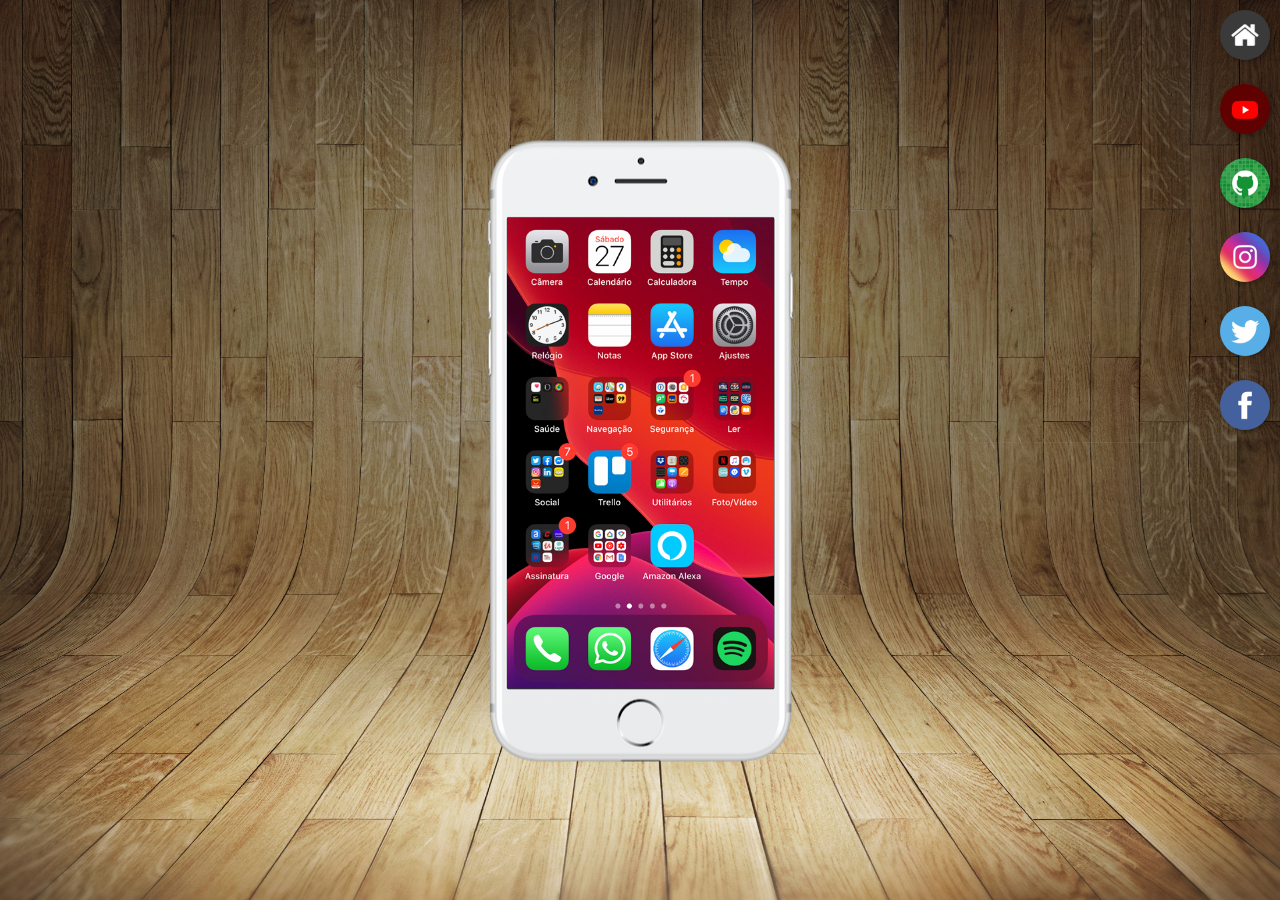
<file: index.html>
<!DOCTYPE html>
<html lang="pt-br">
<head>
    <meta charset="UTF-8">
    <meta name="viewport" content="width=device-width, initial-scale=1.0">
    <title>Redes Sociais</title>
    <link rel="shortcut icon" href="favicon.ico" type="image/x-icon">
    <link rel="stylesheet" href="estilos/style.css">
</head>
<body>
    <main>
        <section id="telefone">
            <iframe src="home.html" frameborder="0" name="tela" id="tela">Seu navegador não é compativel - Utilize o <a href="https://www.google.pt/intl/pt-PT/chrome/?brand=FHFK&gclid=CjwKCAjwxaanBhBQEiwA84TVXPJbz19wnKJmVJlqt4cVR-c0BjdVNFVbXynWvkzvKtXn-vpkhS_4NxoCwBMQAvD_BwE&gclsrc=aw.ds">Google CHrome</a>.</iframe>
        </section>
        <section id="redes-sociais">
            <a href="home.html" target="tela"><img src="imagens/logo-home.jpg" alt="home"></a><br>
            <a href="youtube.html" target="tela"><img src="imagens/logo-youtube.jpg" alt="youtube"></a><br>
            <a href="github.html" target="tela" target="tela"><img src="imagens/logo-github.jpg" alt="github"></a><br>
            <a href="instagram.html" target="tela"><img src="imagens/logo-instagram.jpg" alt="instagram"></a><br>
            <a href="twitter.html" target="tela"><img src="imagens/logo-twitter.jpg" alt="twitter"></a><br>
            <a href="facebook.html" target="tela"><img src="imagens/logo-facebook.jpg" alt="facebook"></a>
        </section>
    </main>
</body>
</html>
</file>
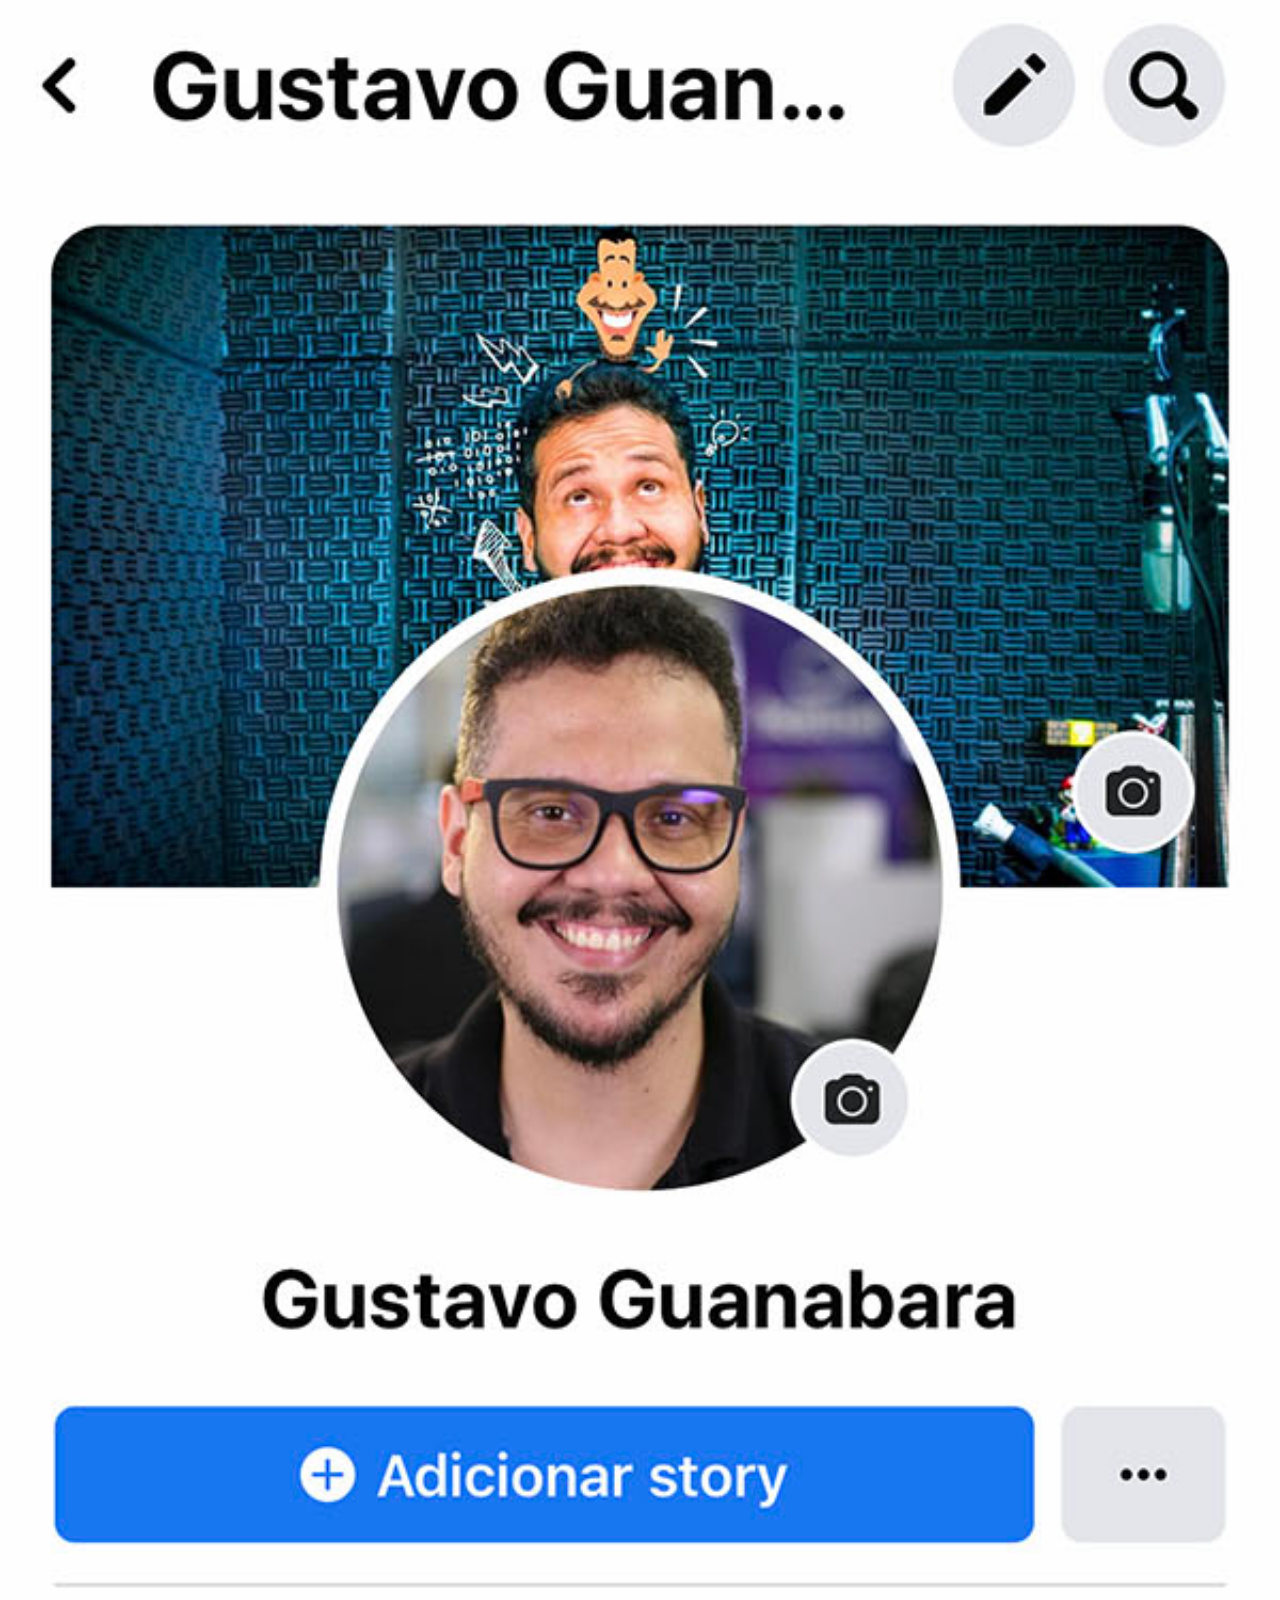
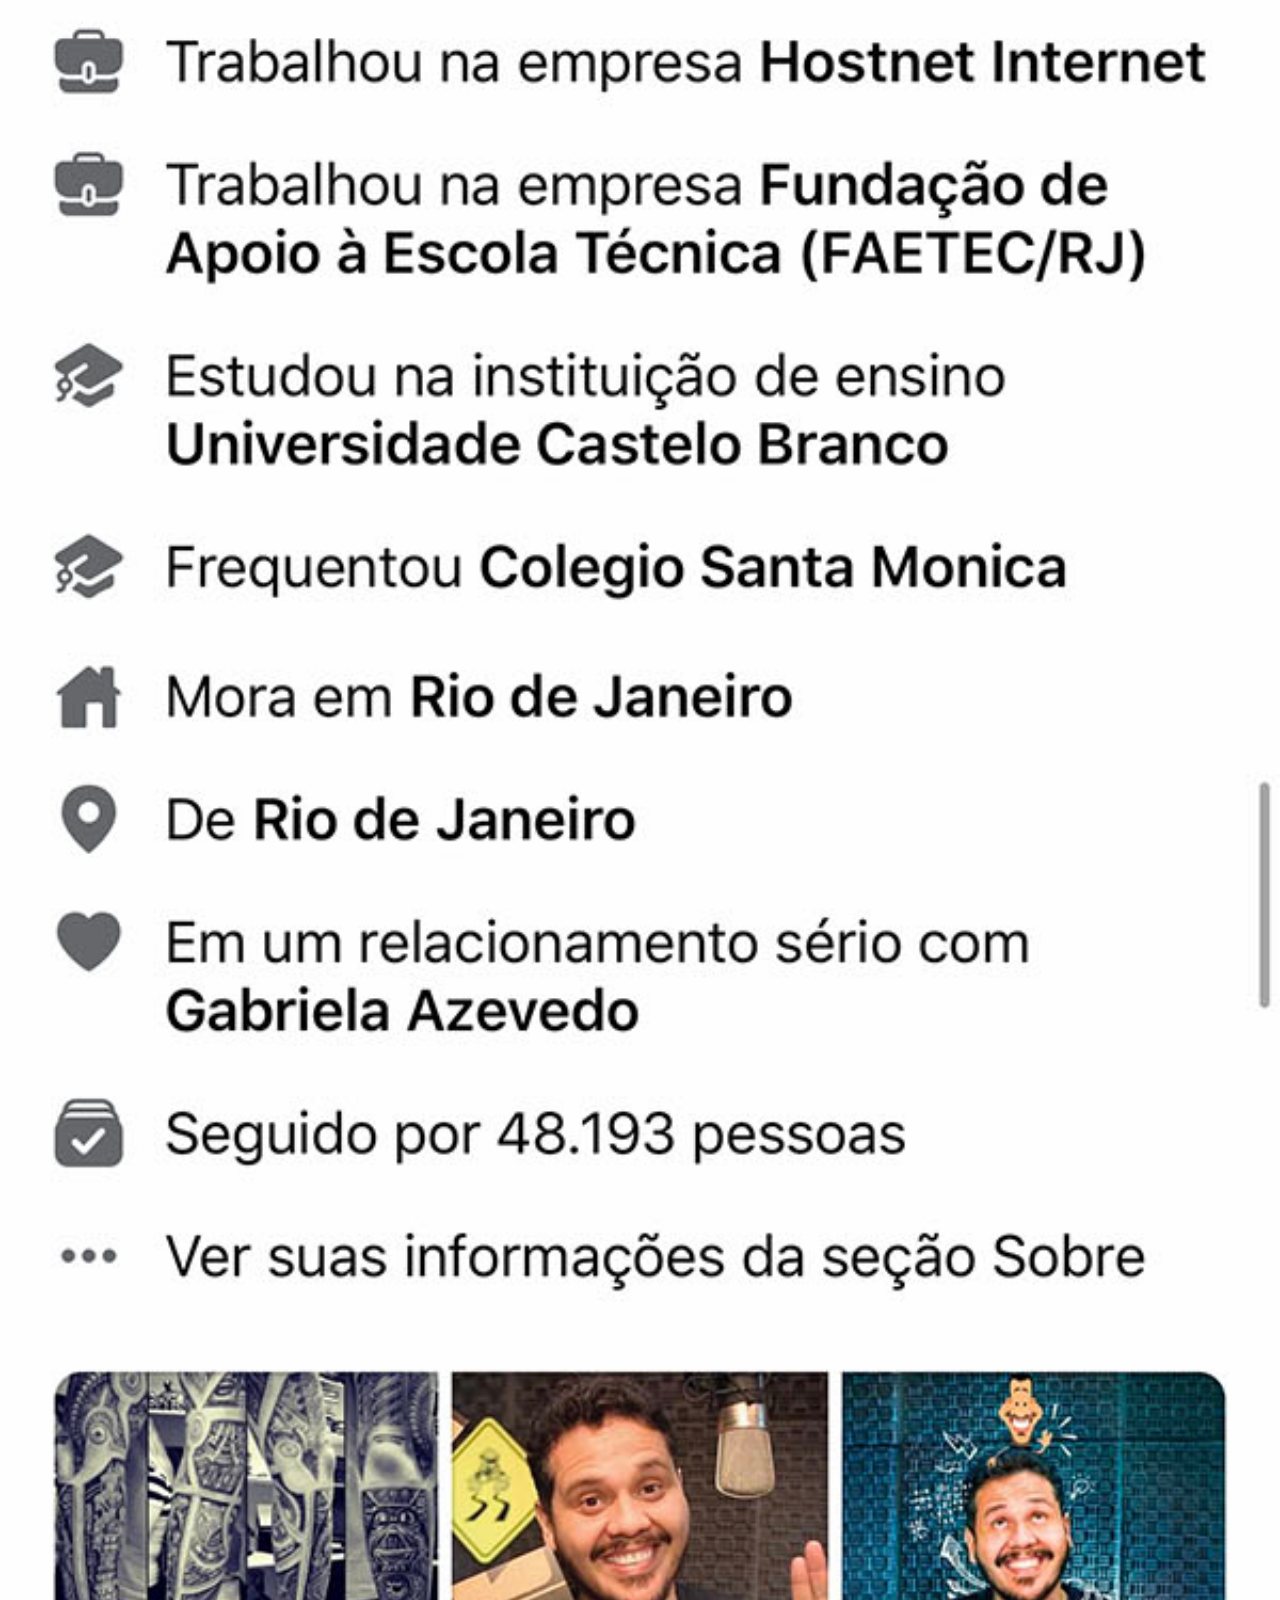
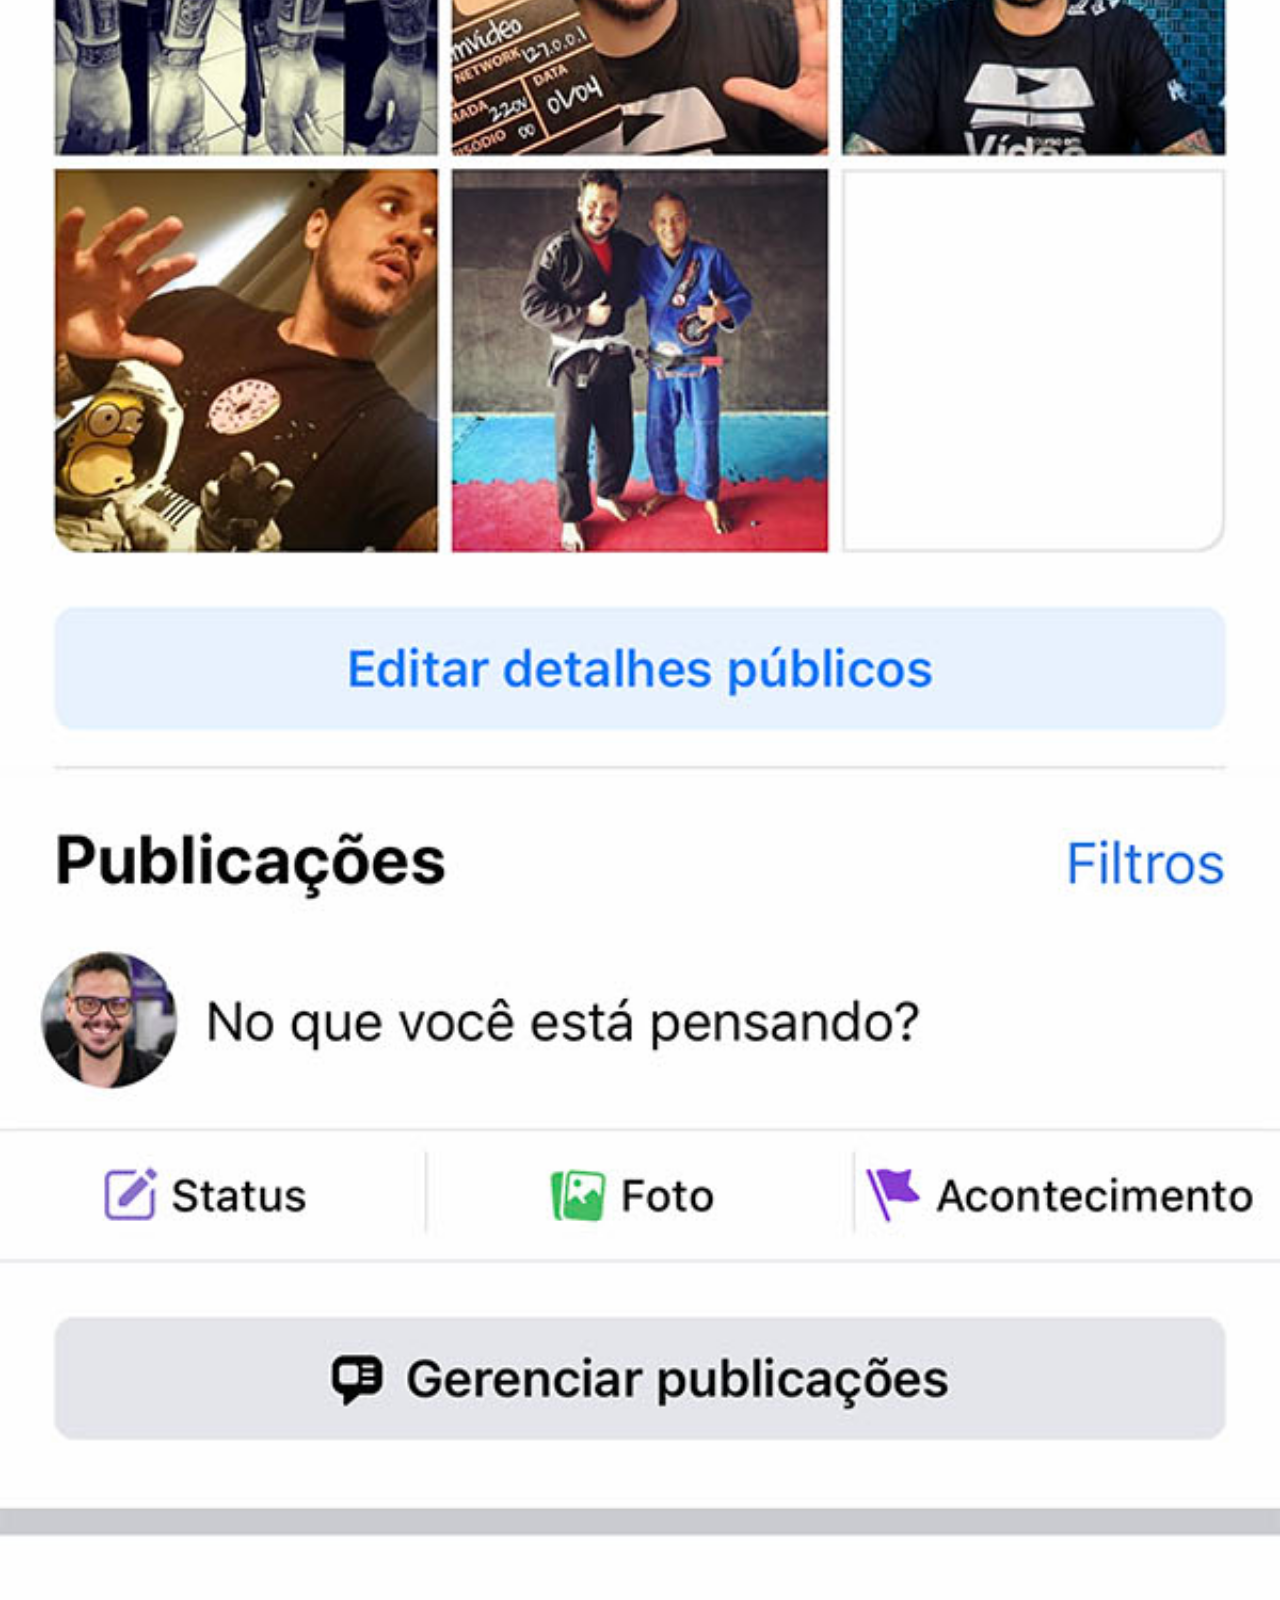
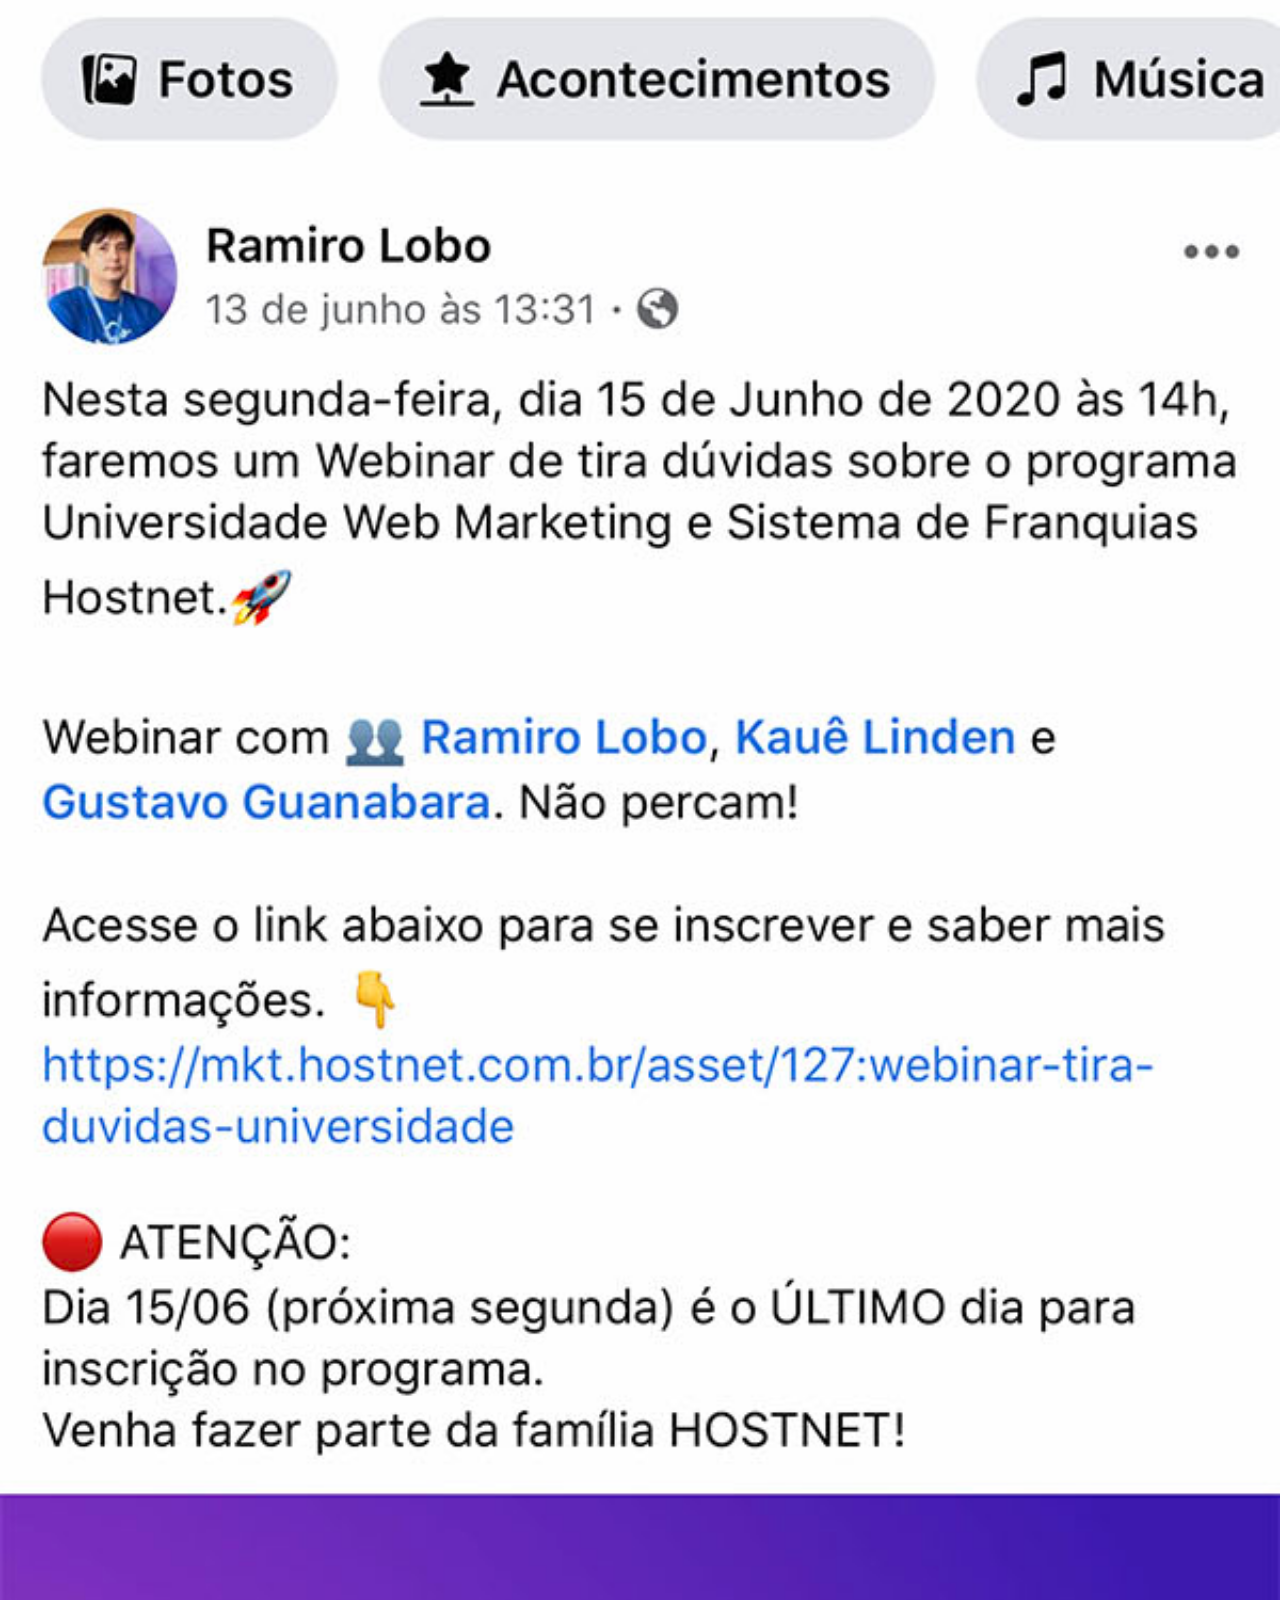
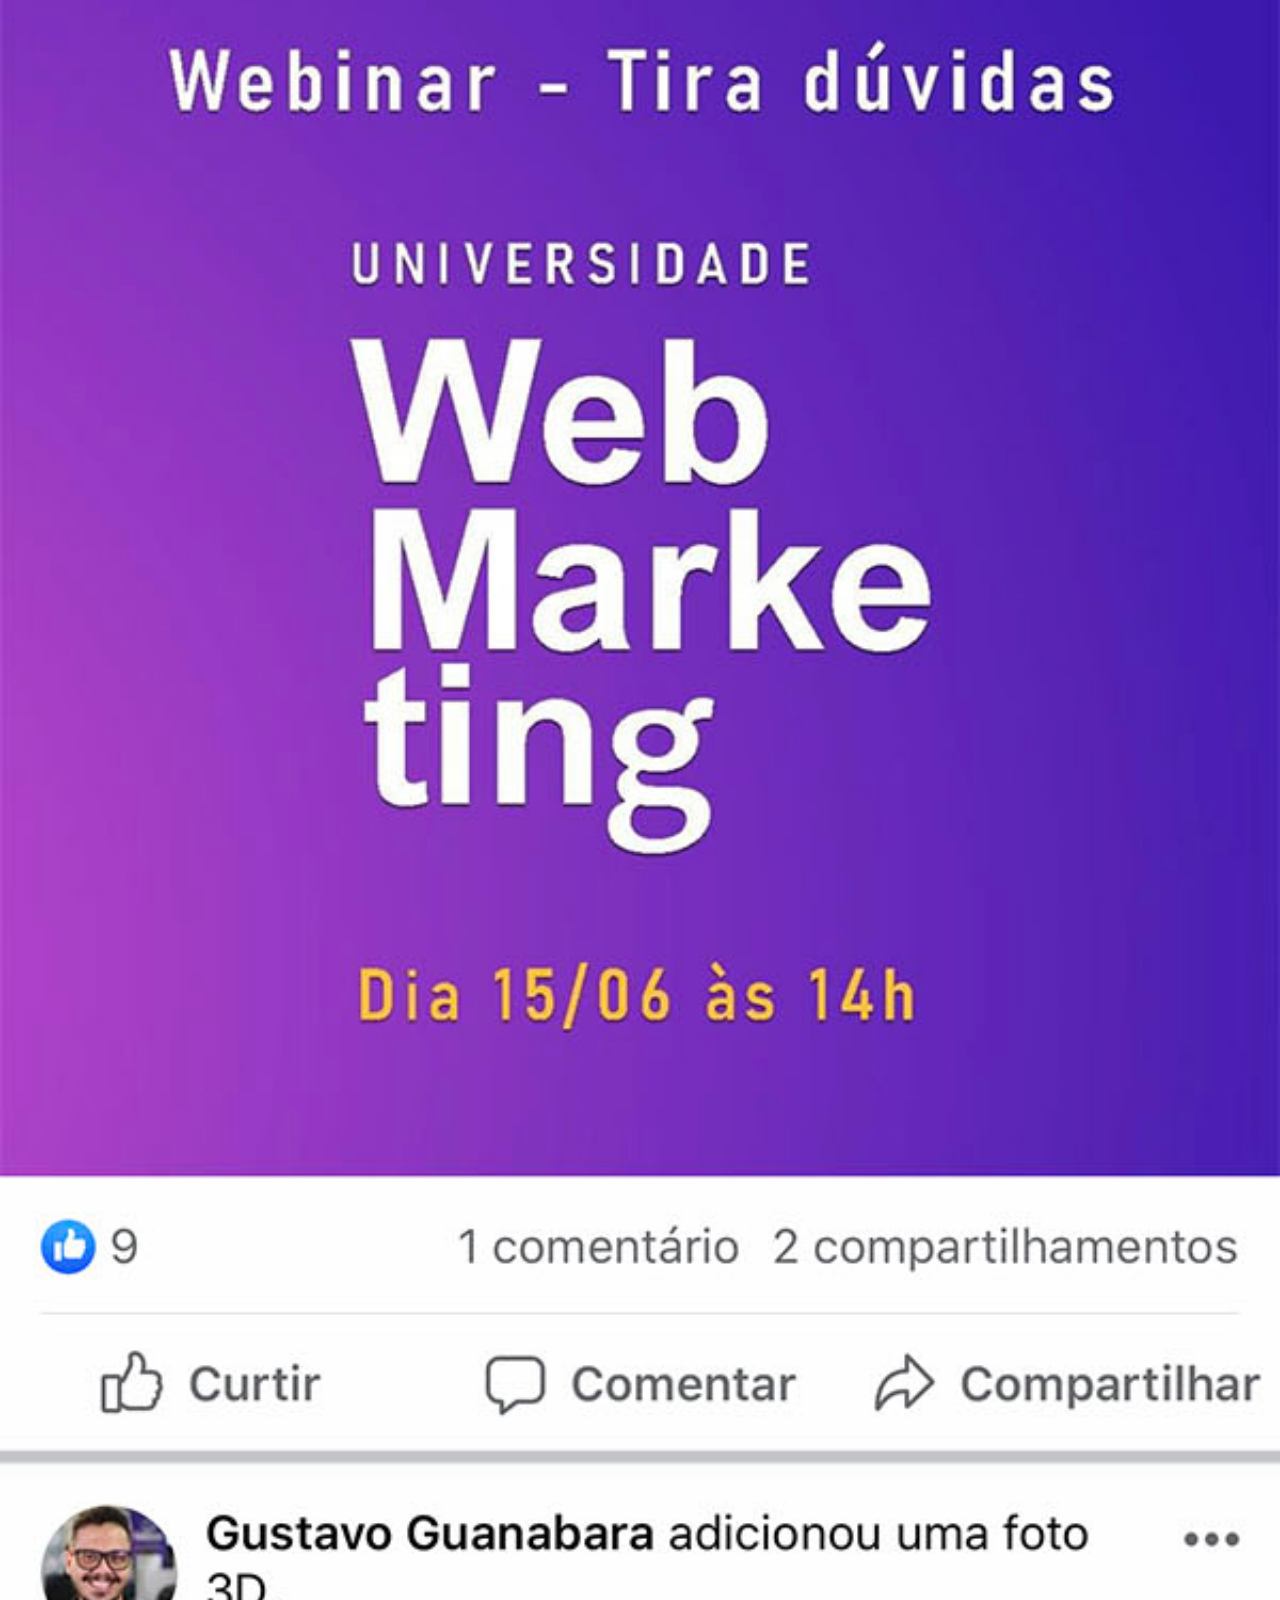
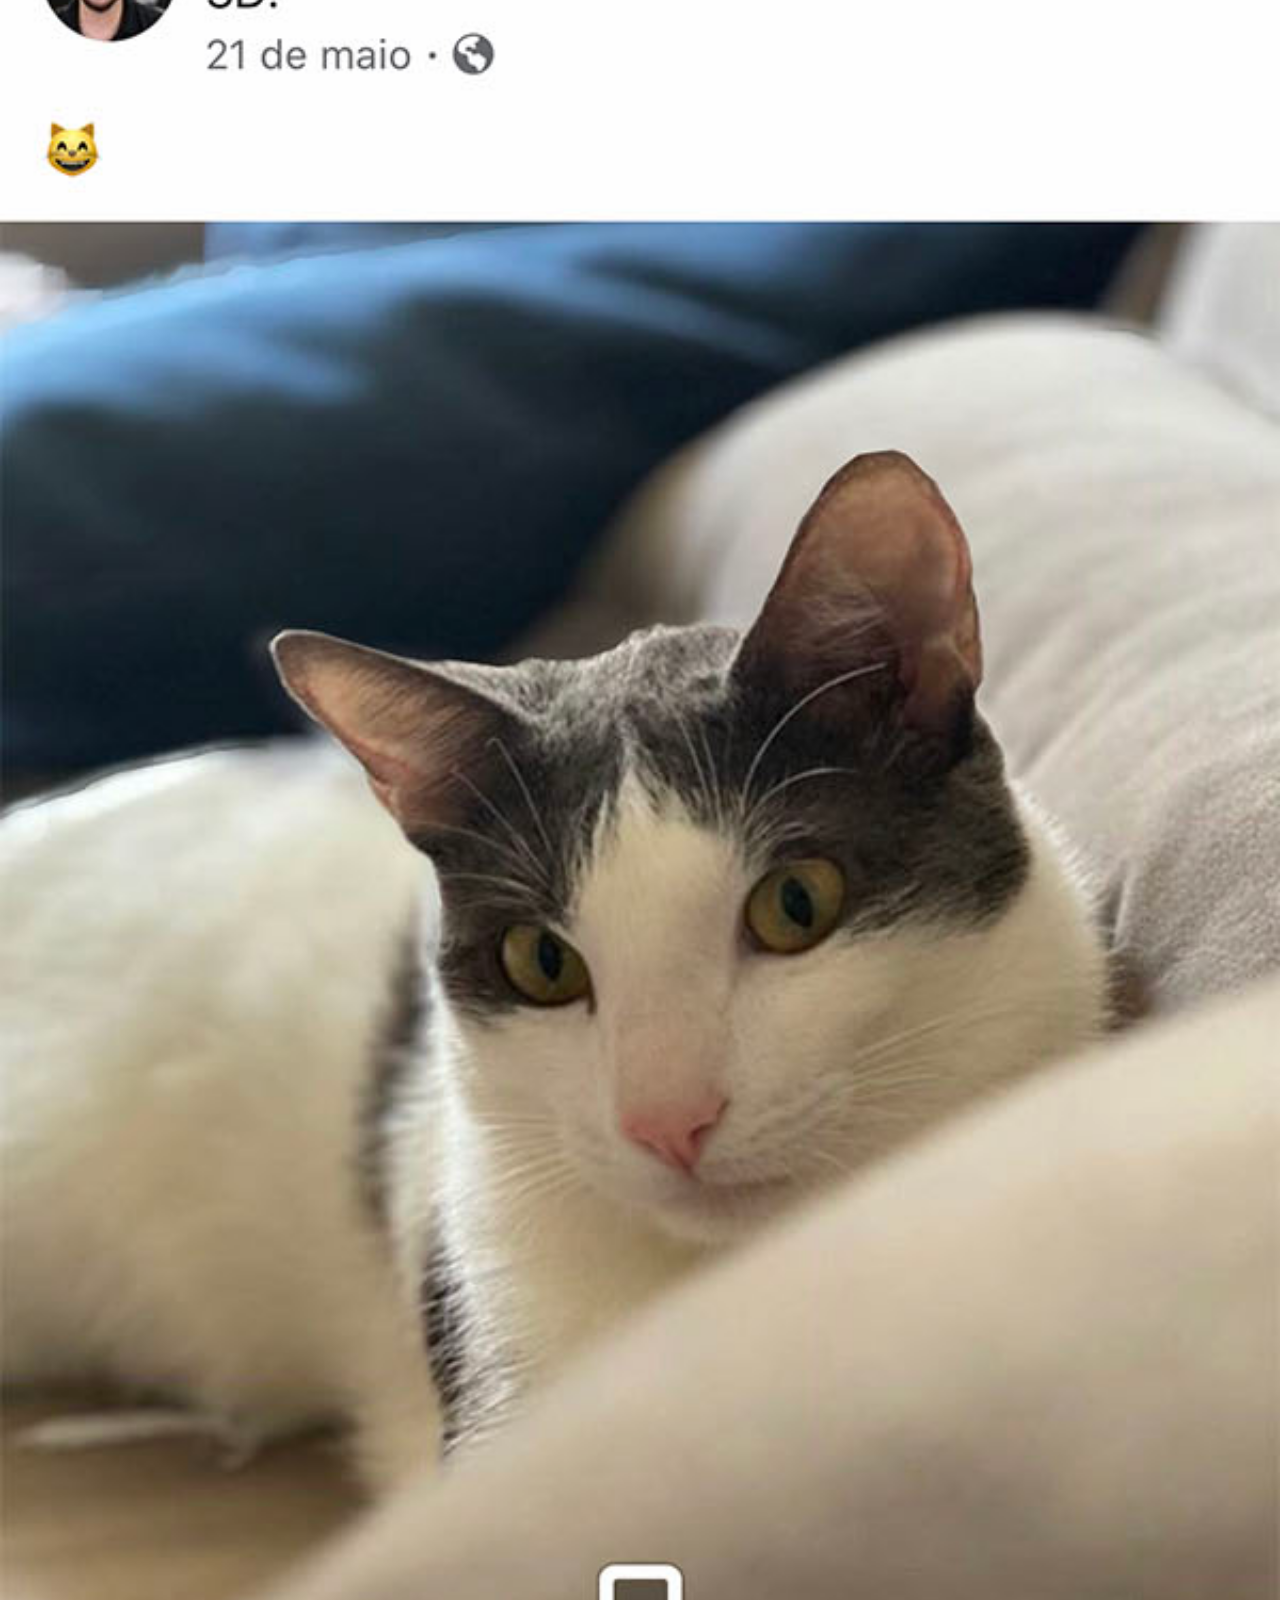
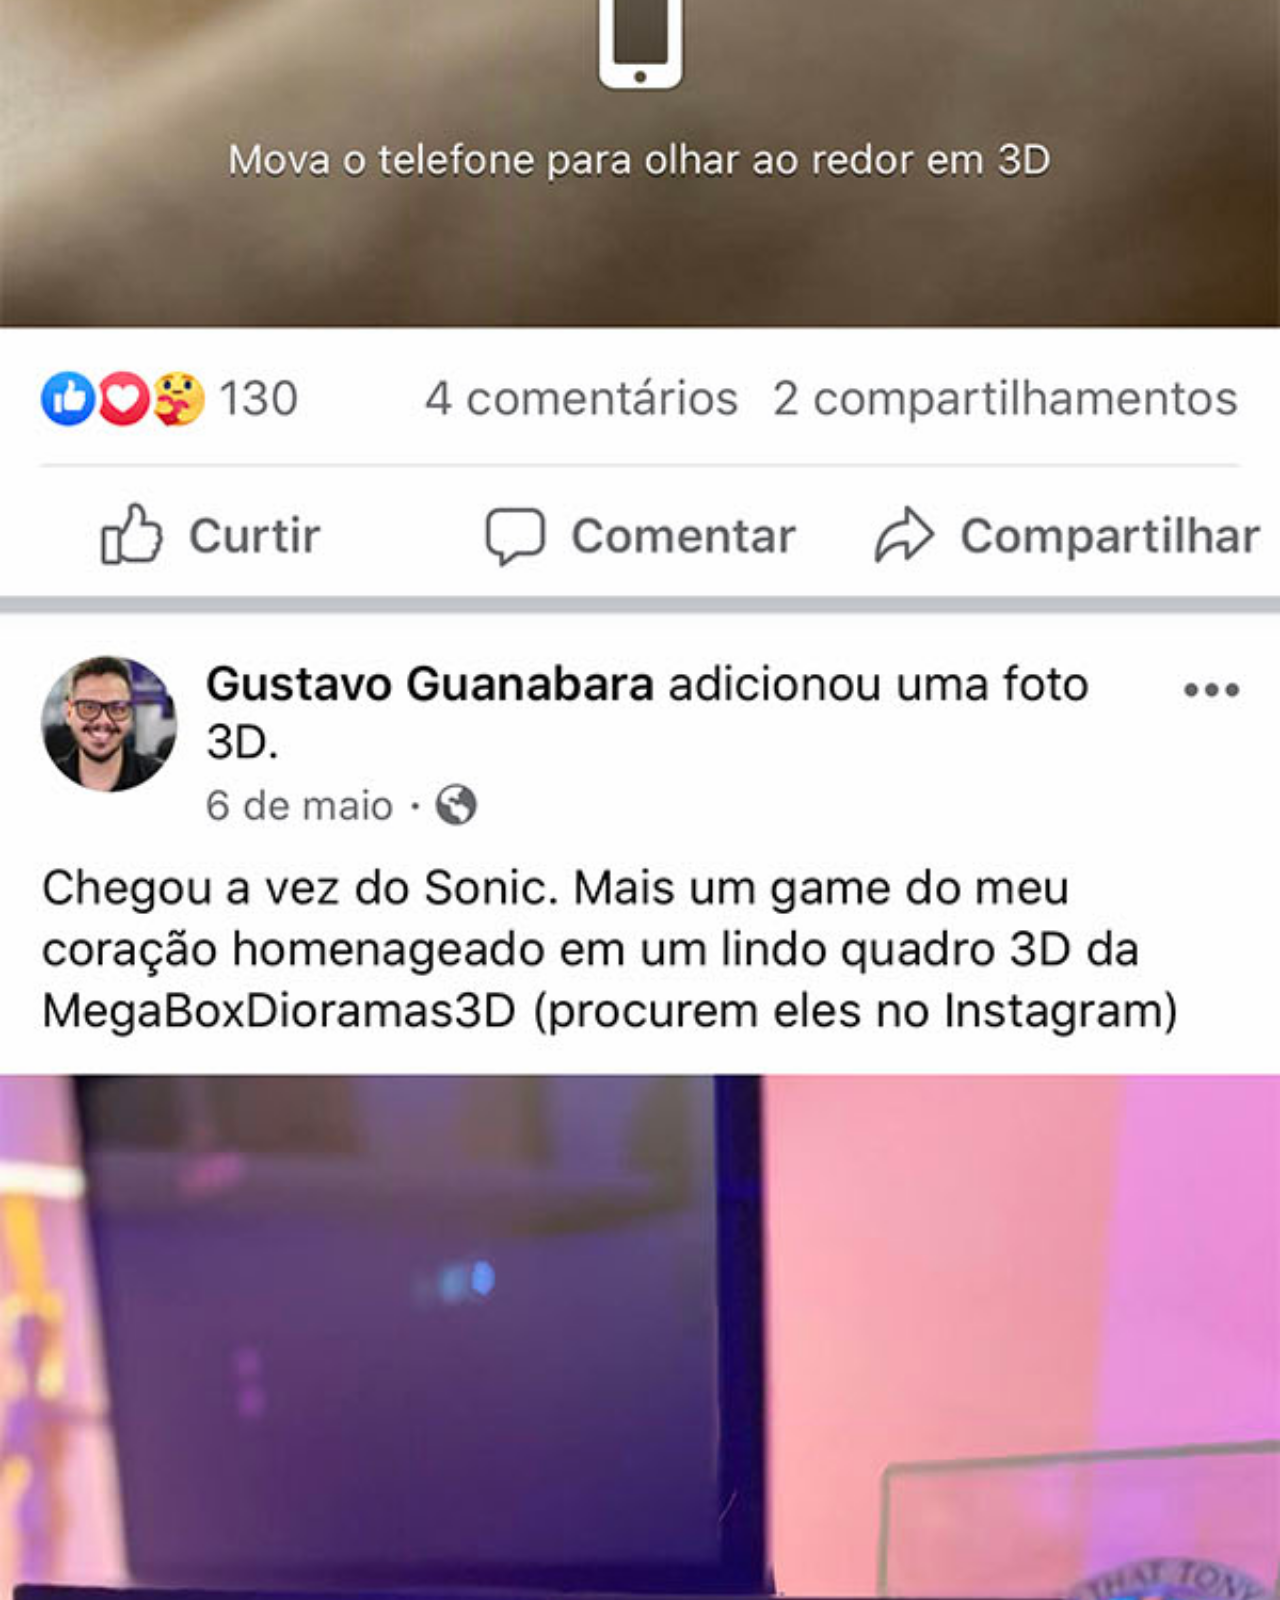
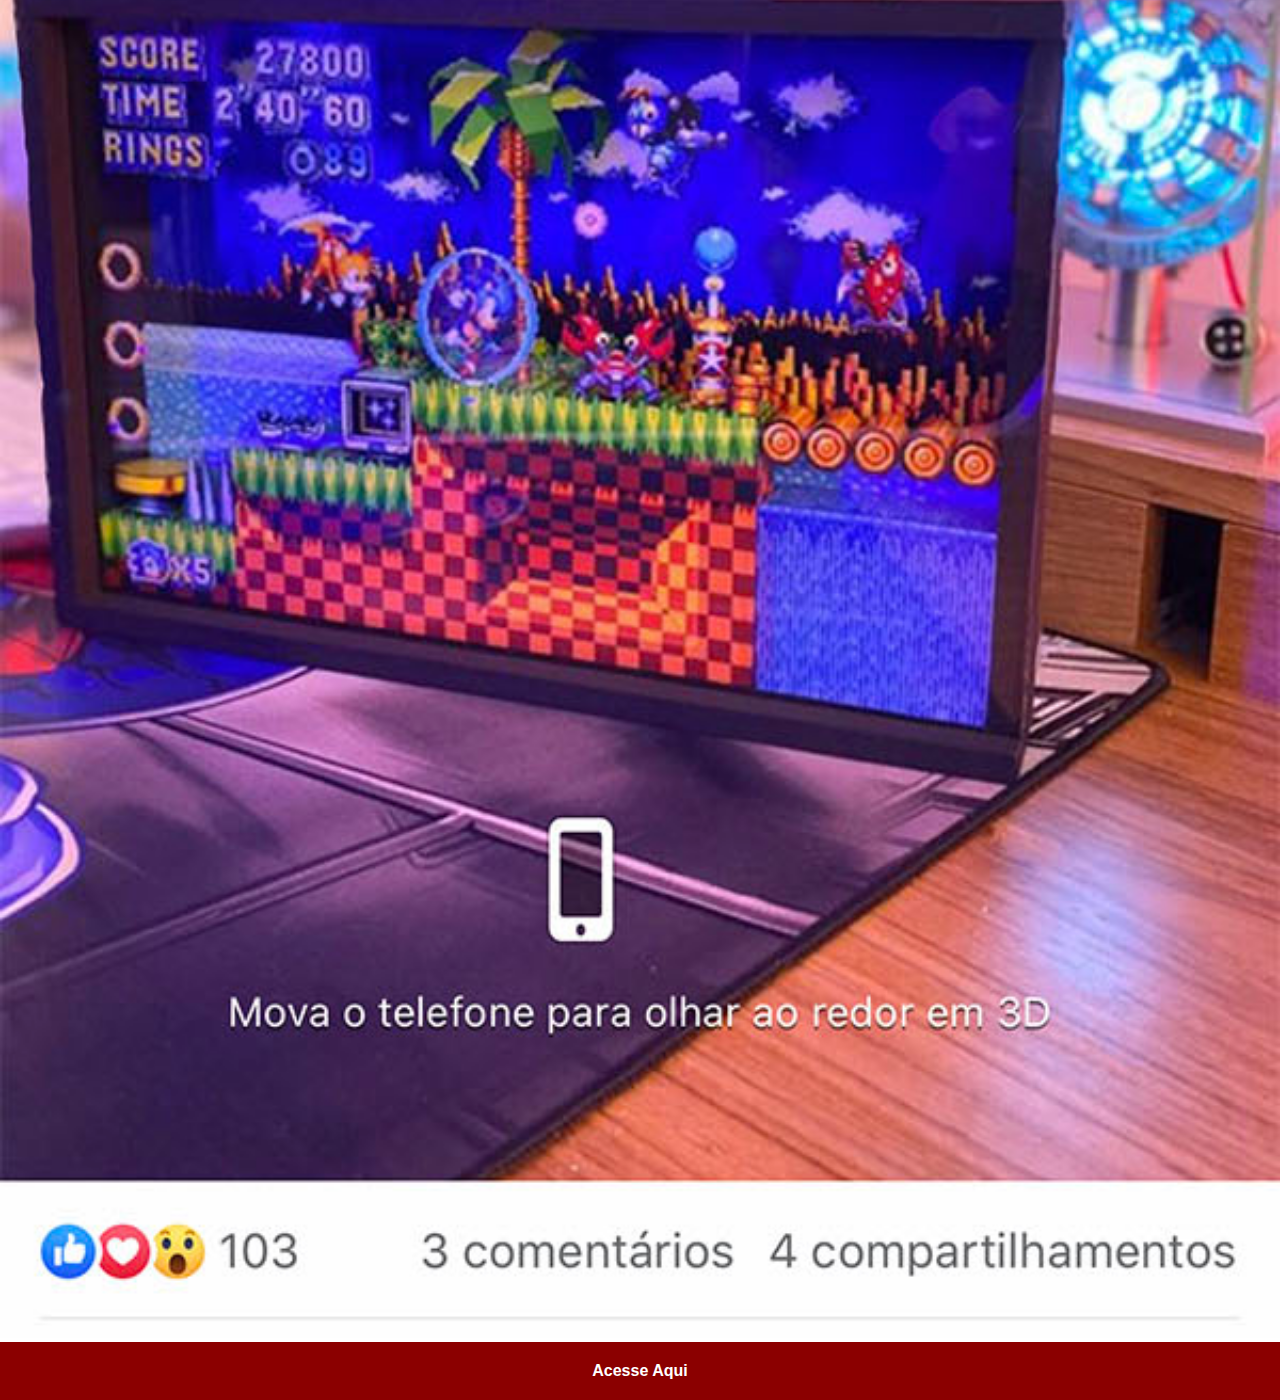
<file: facebook.html>
<!DOCTYPE html>
<html lang="pt-br">
<head>
    <meta charset="UTF-8">
    <meta name="viewport" content="width=device-width, initial-scale=1.0">
    <title>Youtube</title>
    <link rel="stylesheet" href="estilos/social.css">
</head>
<body>
    <img src="imagens/tela-facebook.jpg">
    <a href="https://www.facebook.com/sousa1190" target="_blank">Acesse Aqui</a>
</body>
</html>
</file>
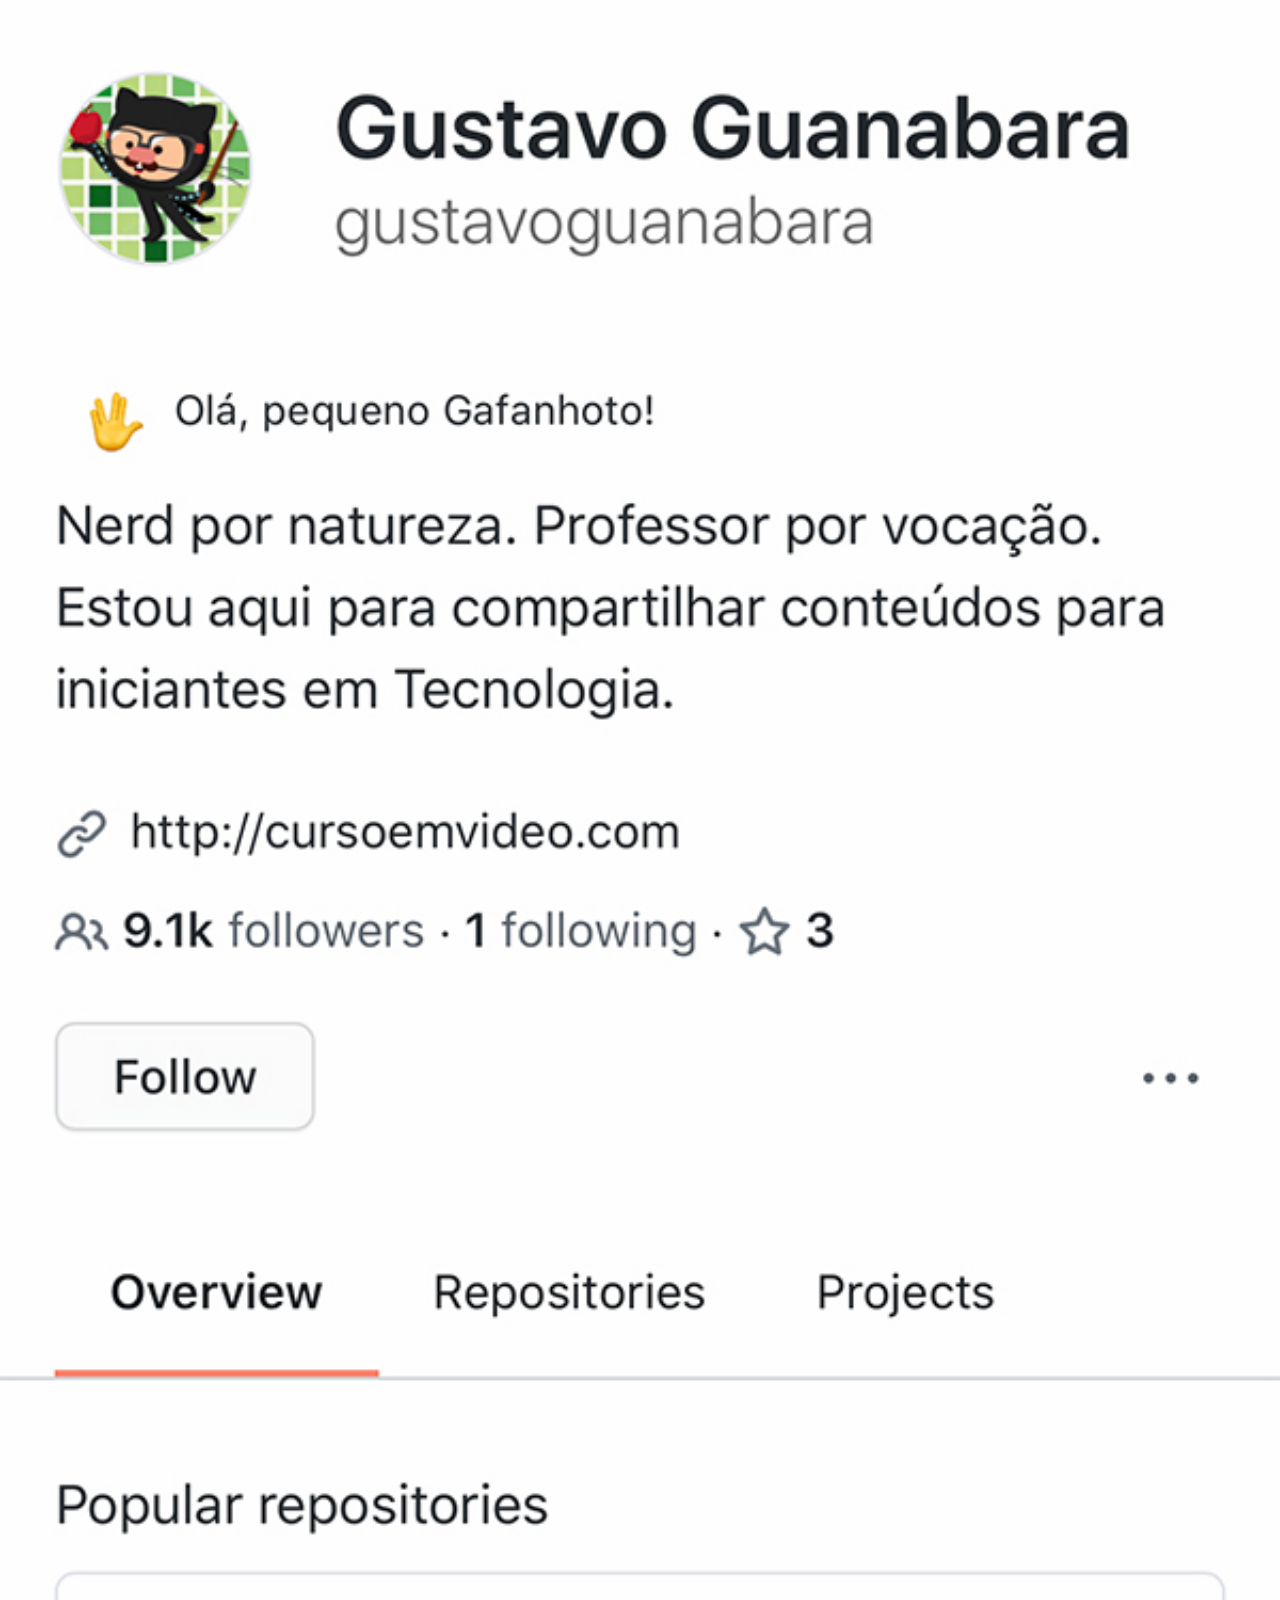
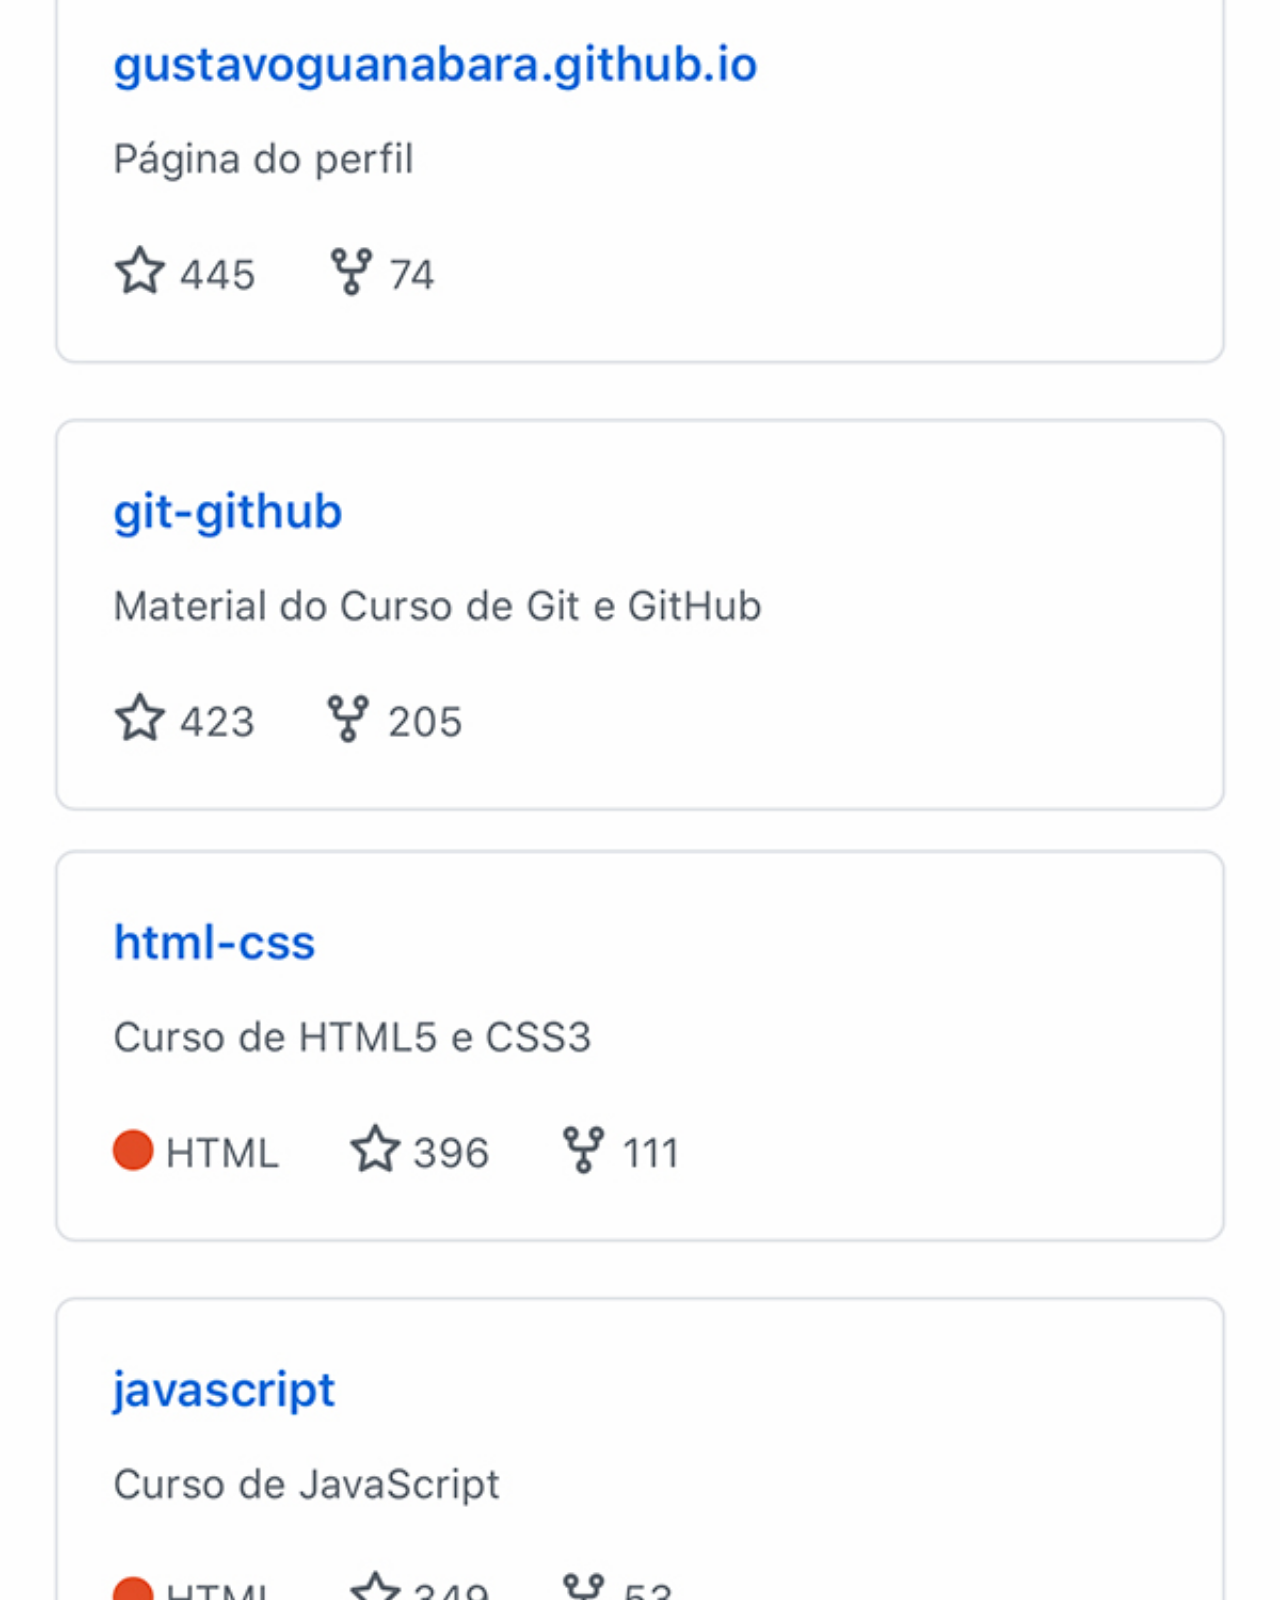
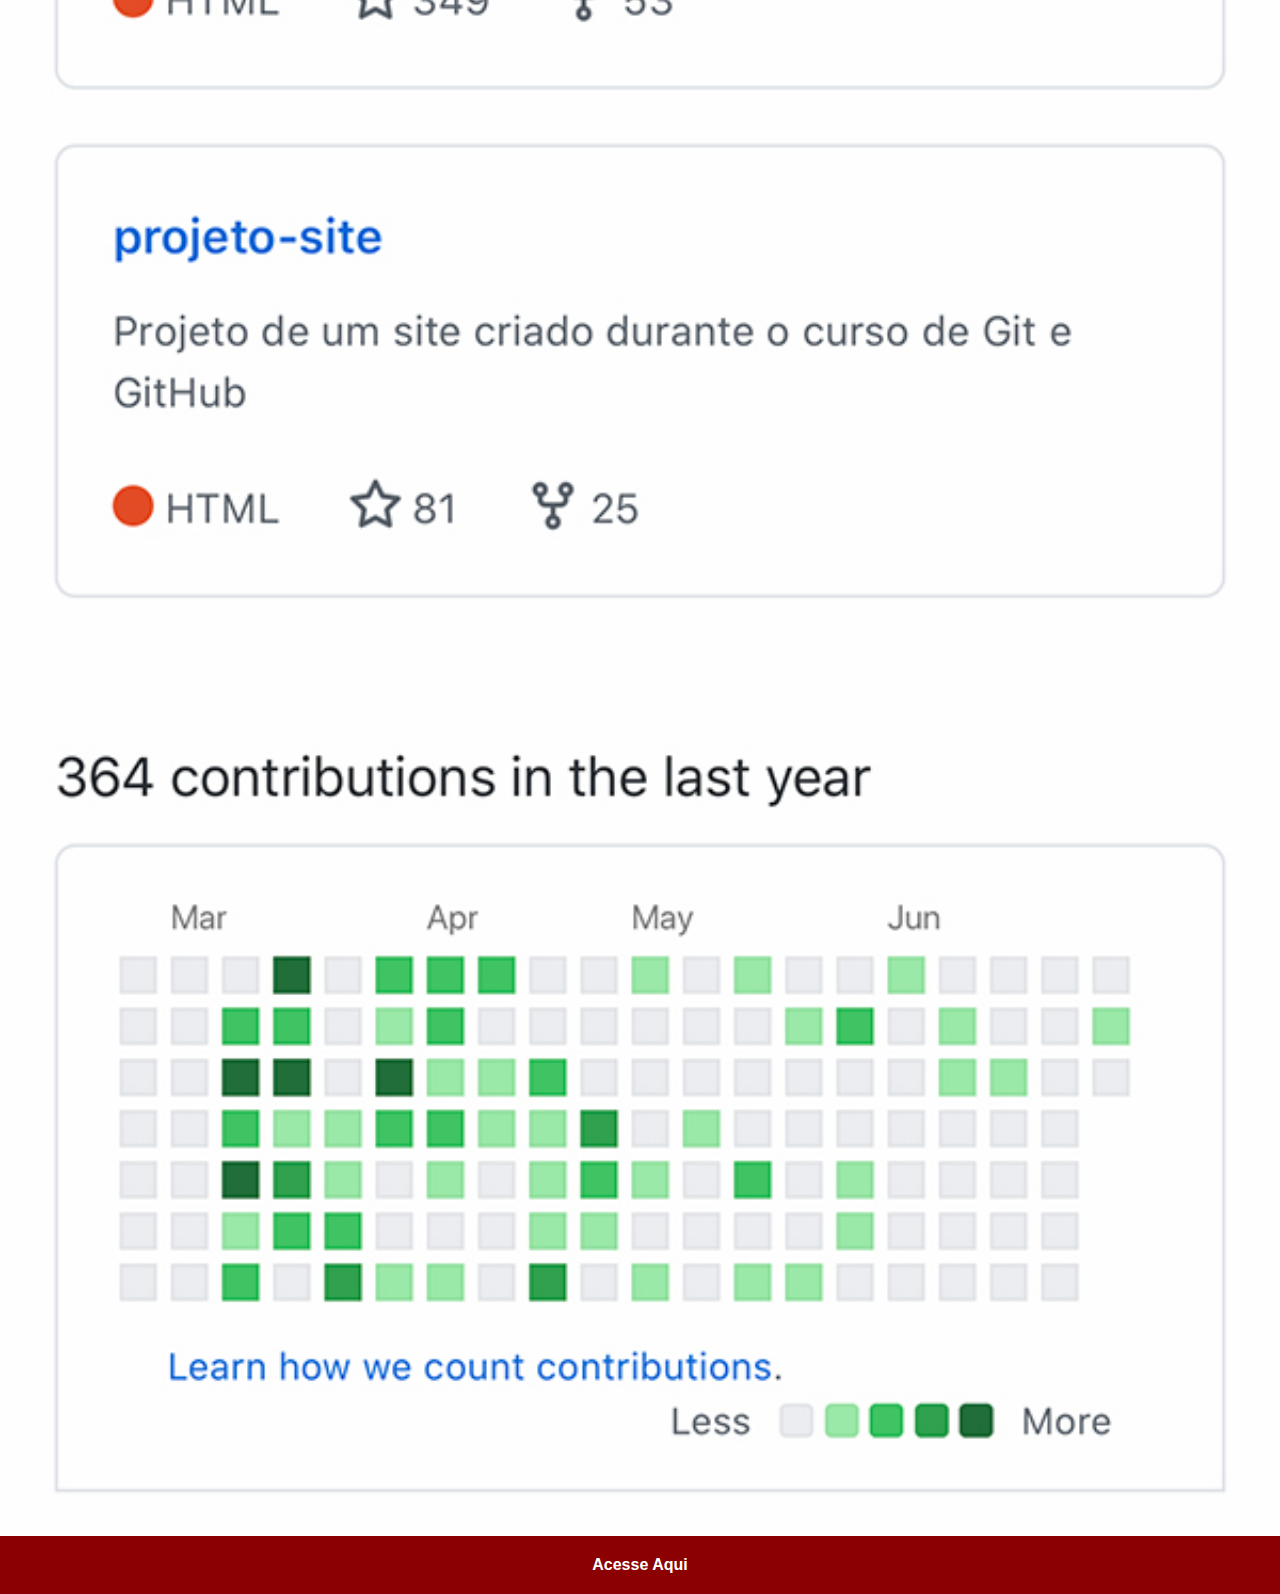
<file: github.html>
<!DOCTYPE html>
<html lang="pt-br">
<head>
    <meta charset="UTF-8">
    <meta name="viewport" content="width=device-width, initial-scale=1.0">
    <title>Youtube</title>
    <link rel="stylesheet" href="estilos/social.css">
</head>
<body>
    <img src="imagens/tela-github.jpg" alt="youtube">
    <a href="https://github.com/Shura1190" target="_blank">Acesse Aqui</a>
</body>
</html>
</file>
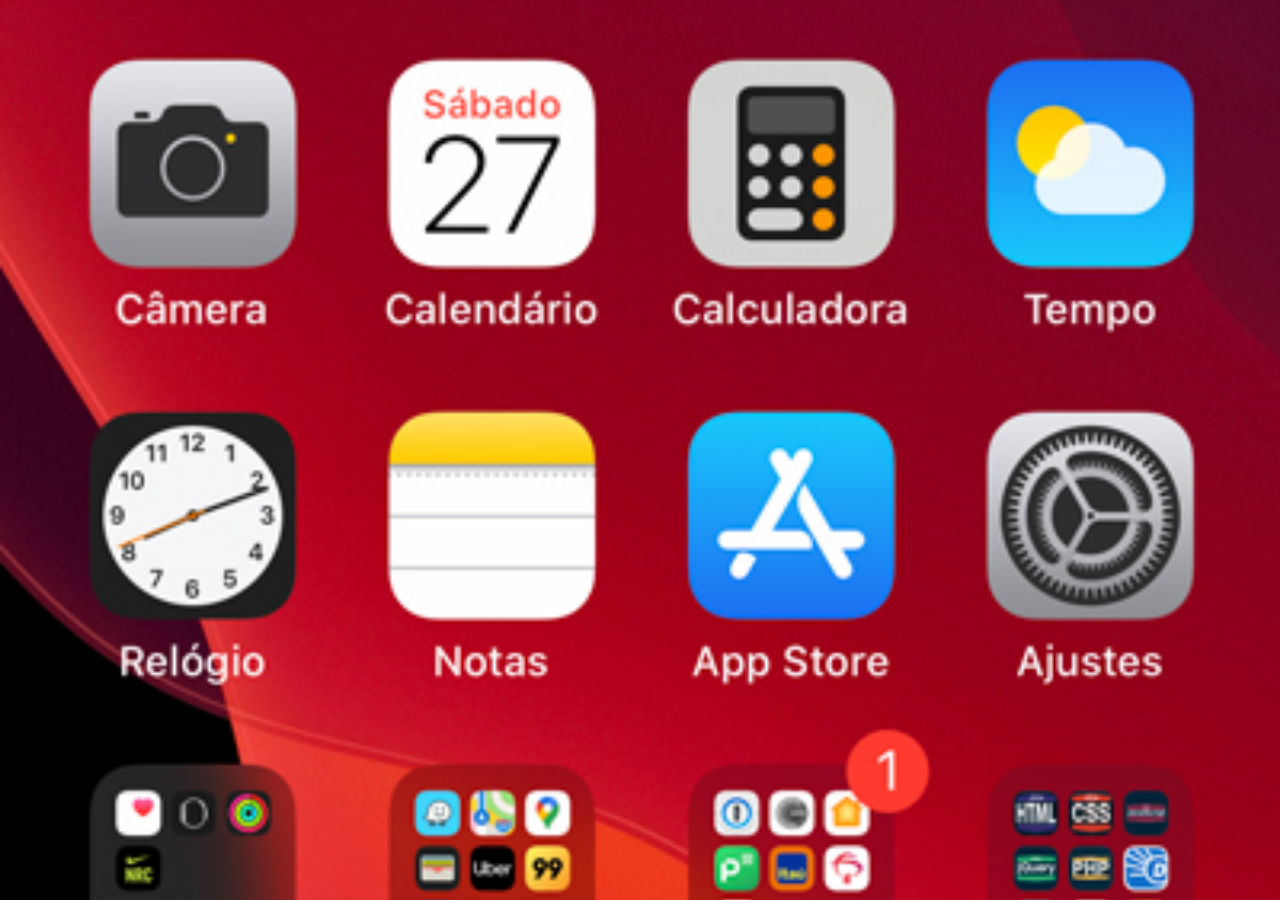
<file: home.html>
<!DOCTYPE html>
<html lang="pt-br">
<head>
    <meta charset="UTF-8">
    <meta name="viewport" content="width=device-width, initial-scale=1.0">
    <title>Home</title>
    <style>
        * {
            margin: 0px;
            padding: 0px;
        }

        body {
            height: 100vh;
            width: 100vw;
            background: #000 url("imagens/tela-home.jpg") no-repeat top center;
            background-size: cover;
        }
    </style>
</head>
<body>
    
</body>
</html>
</file>
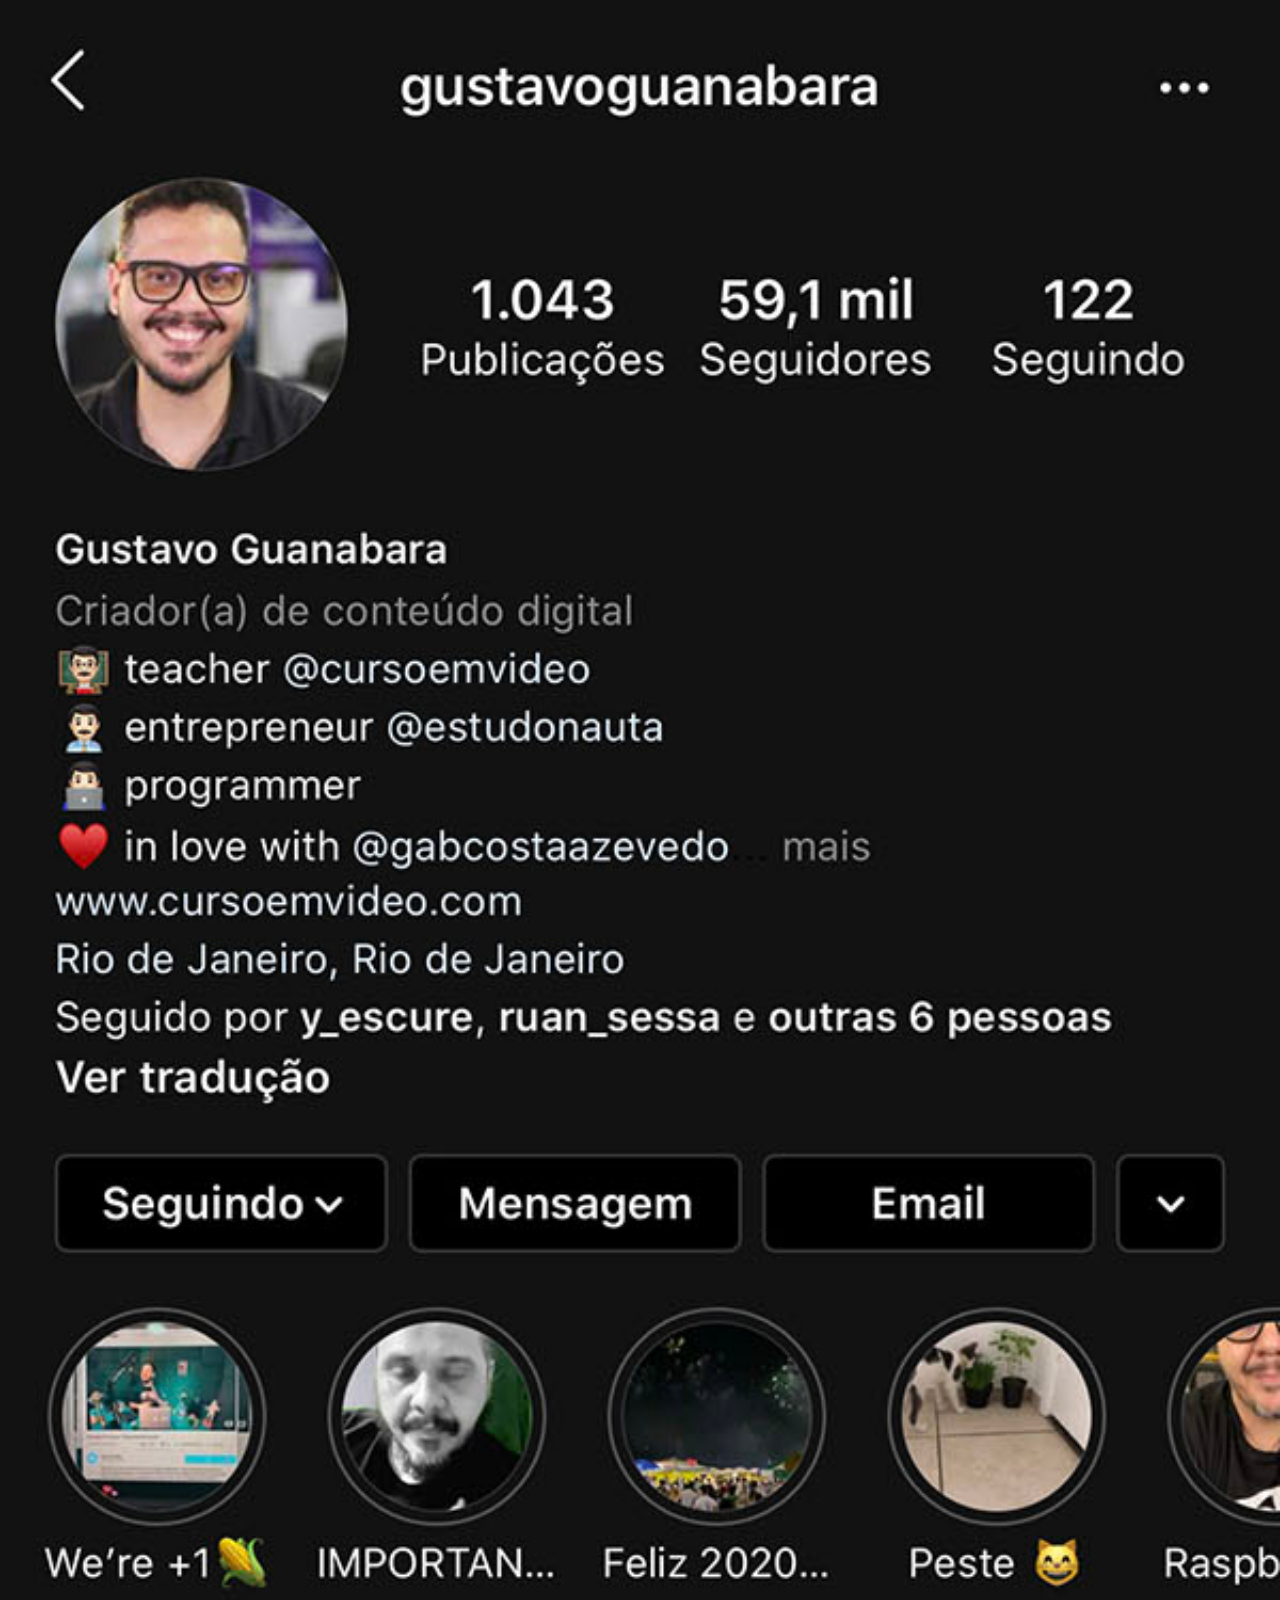
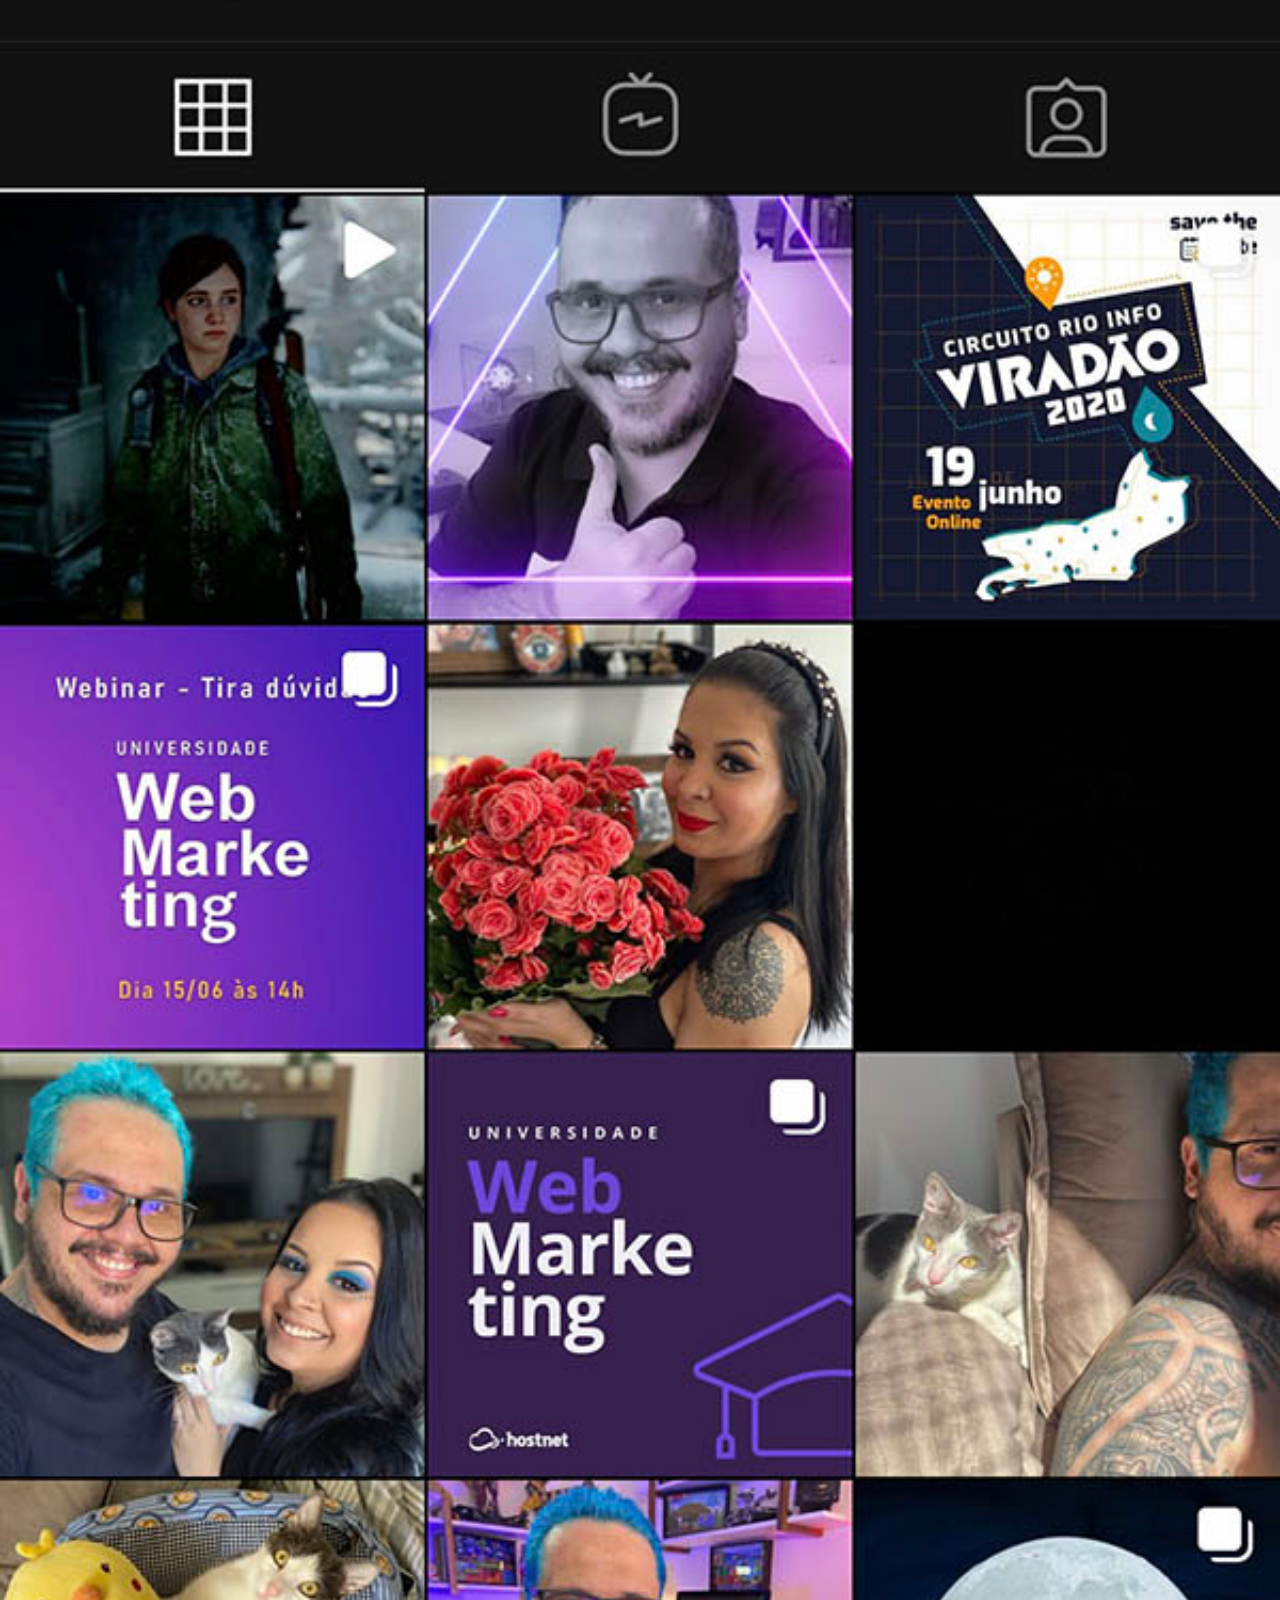
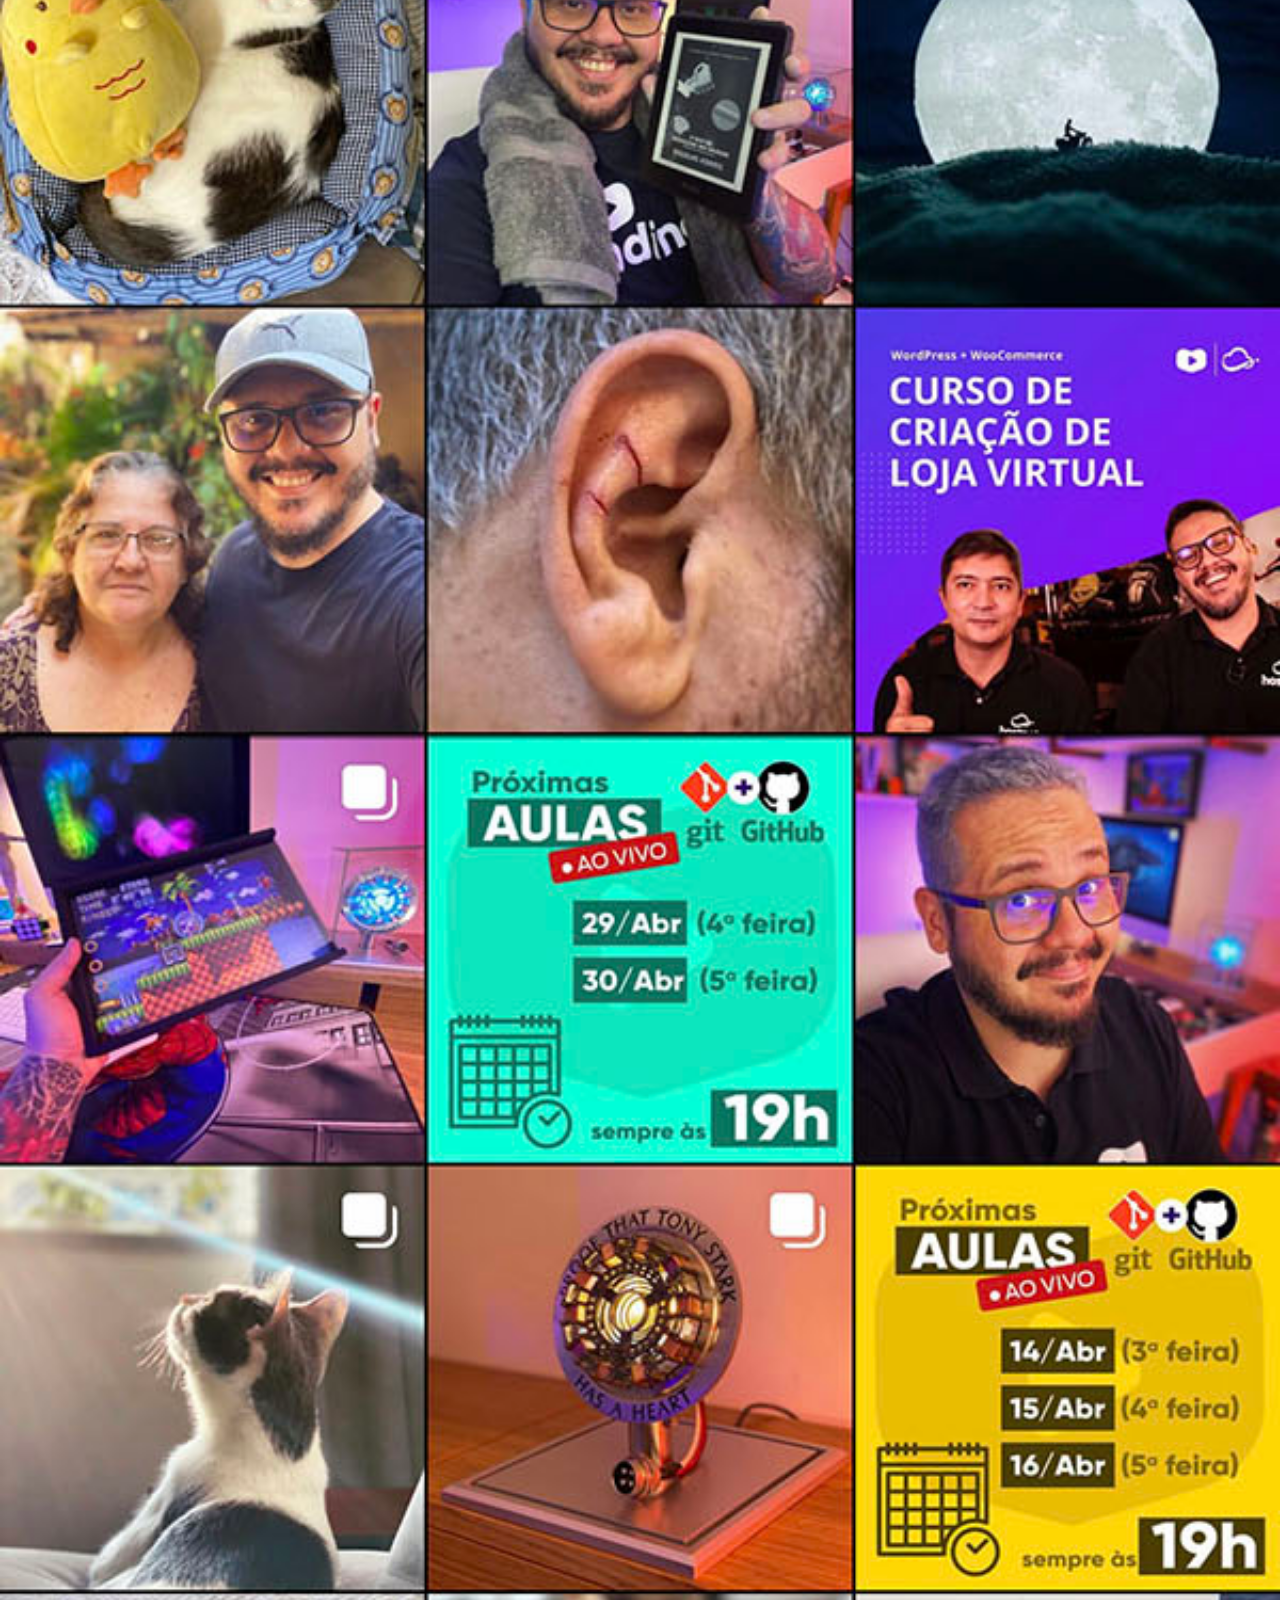
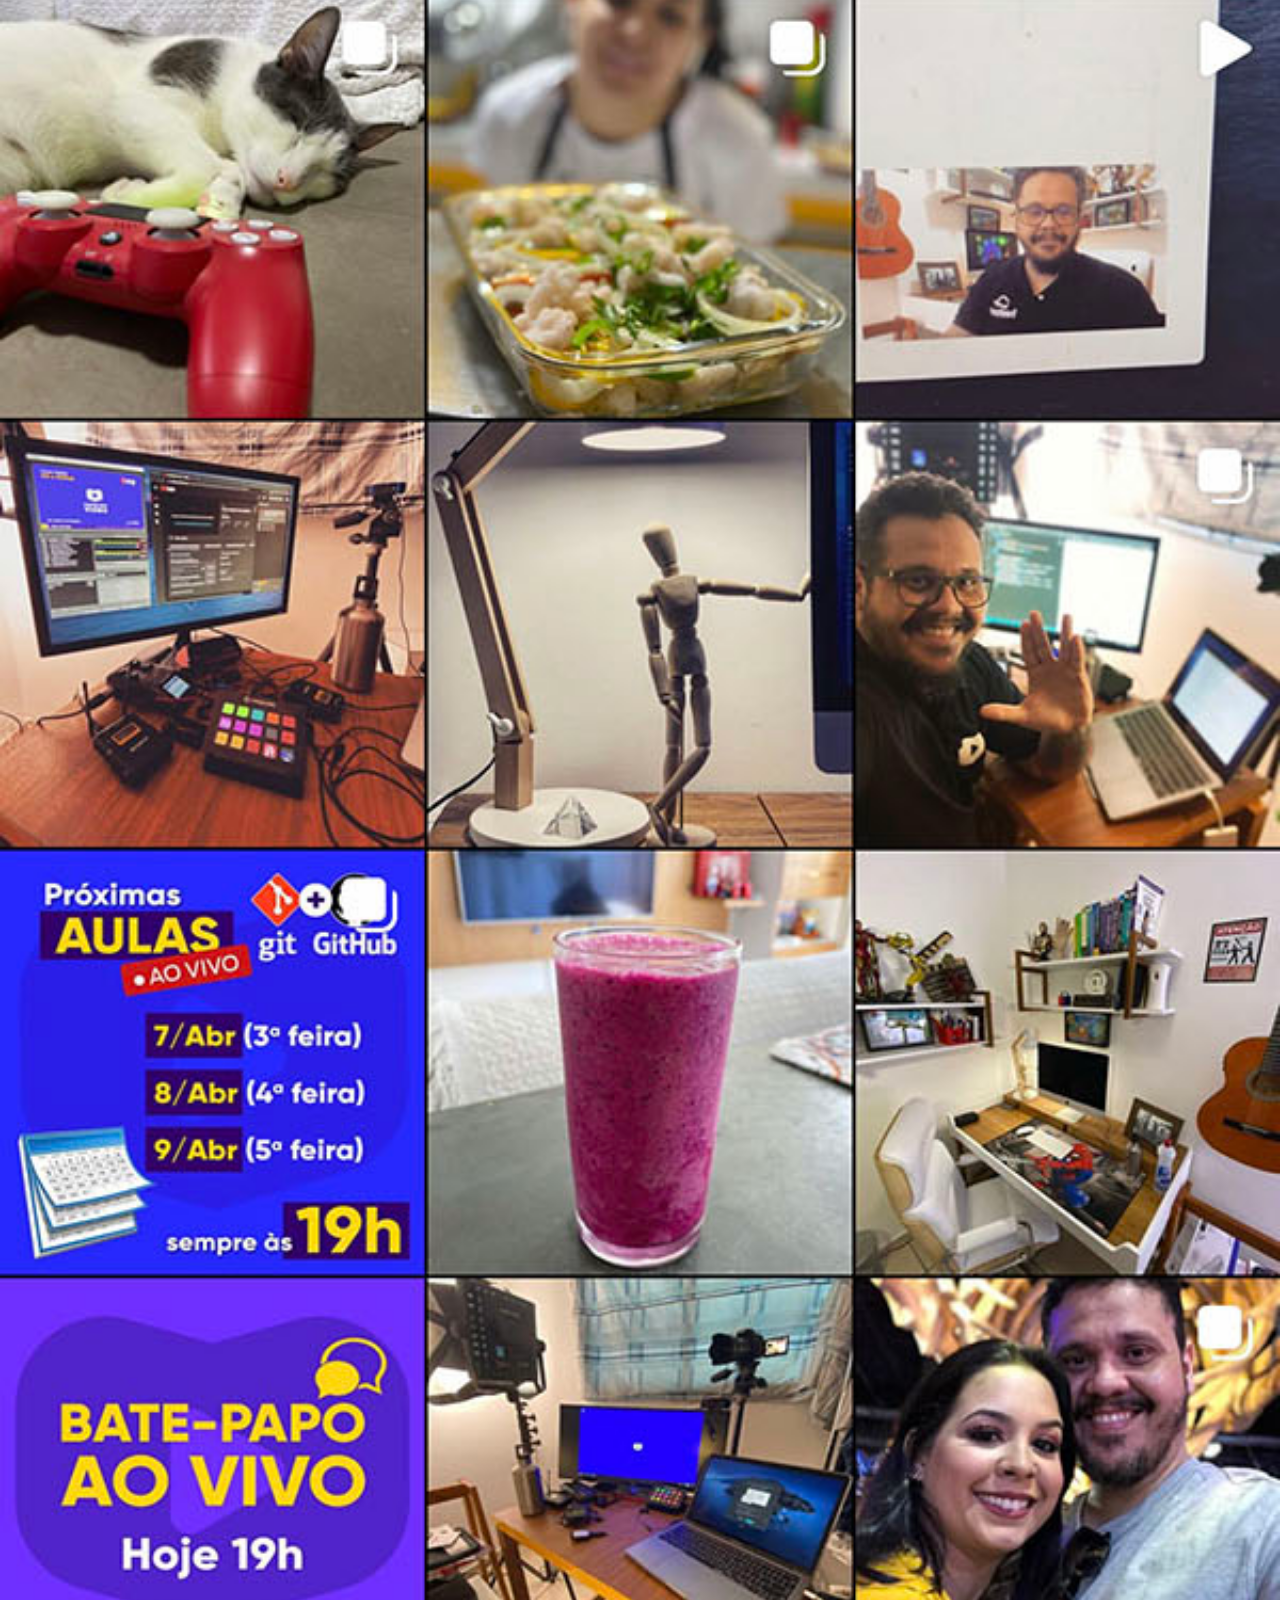
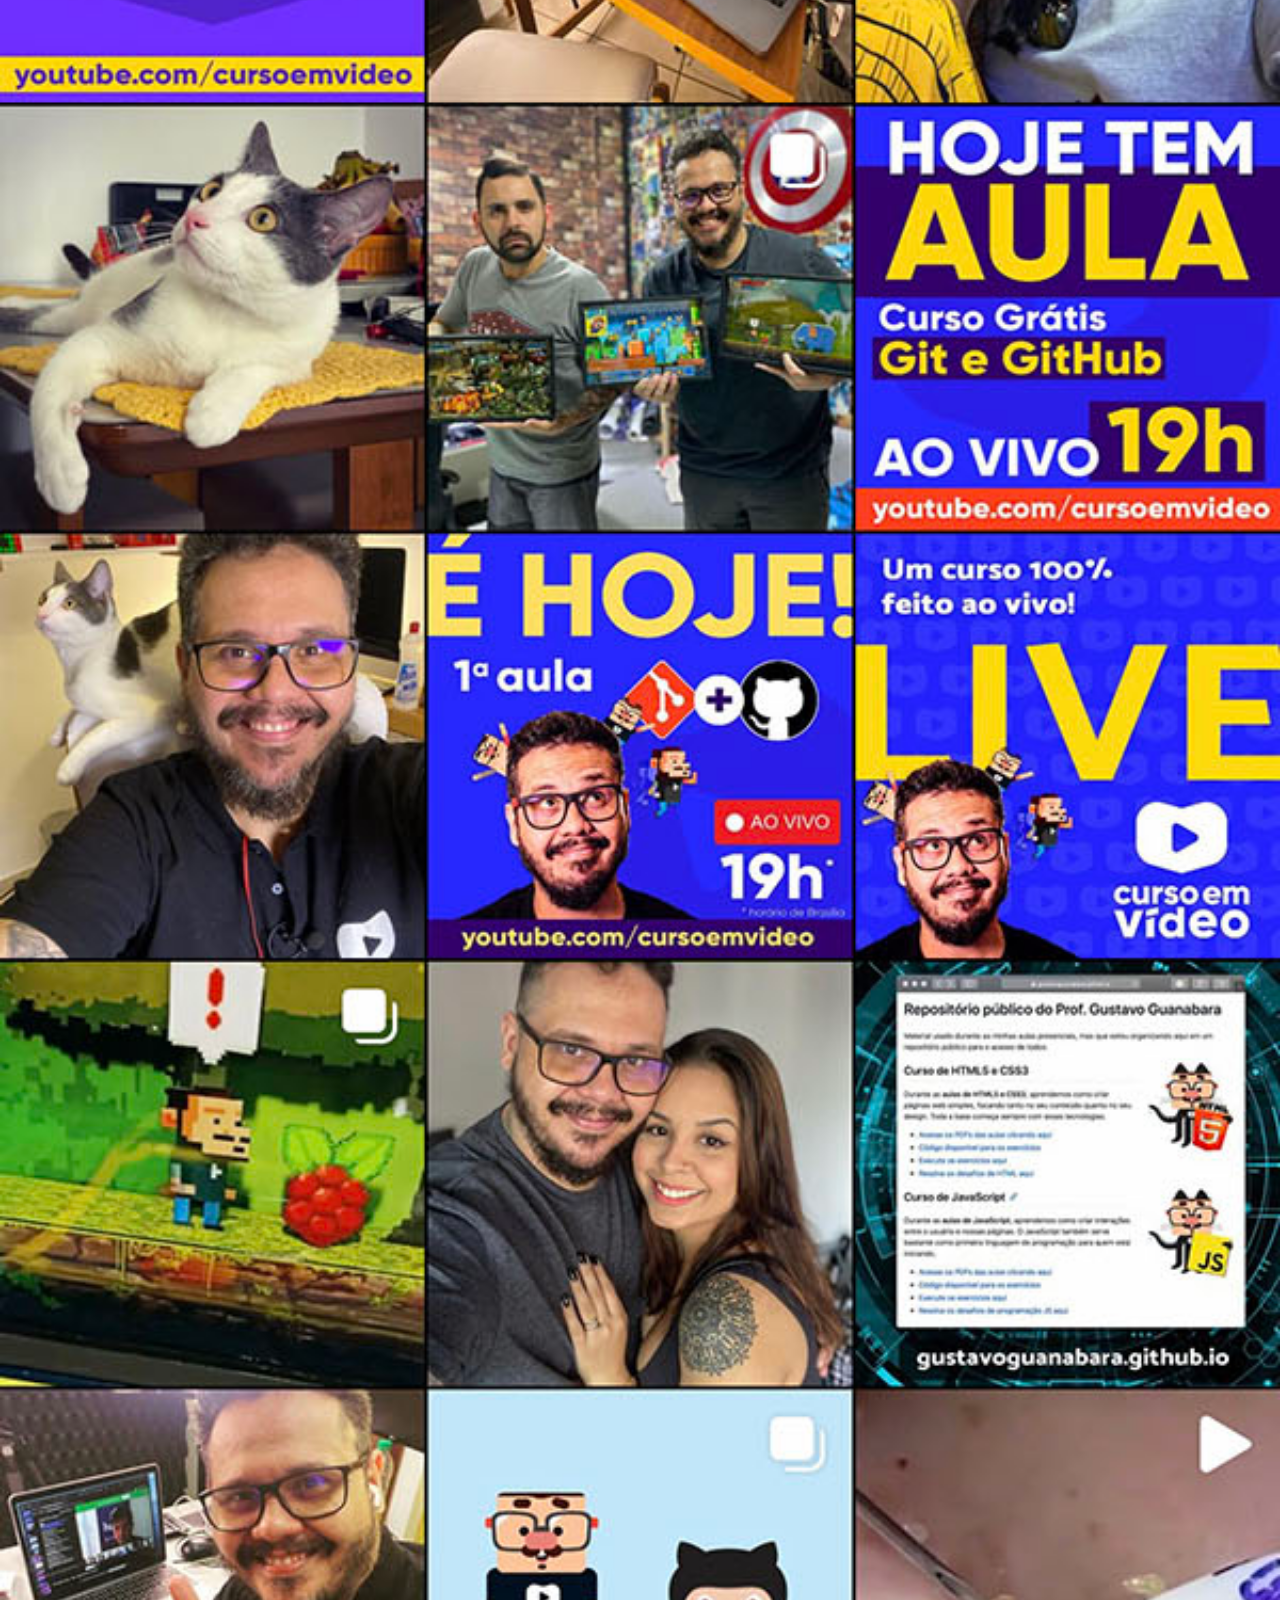
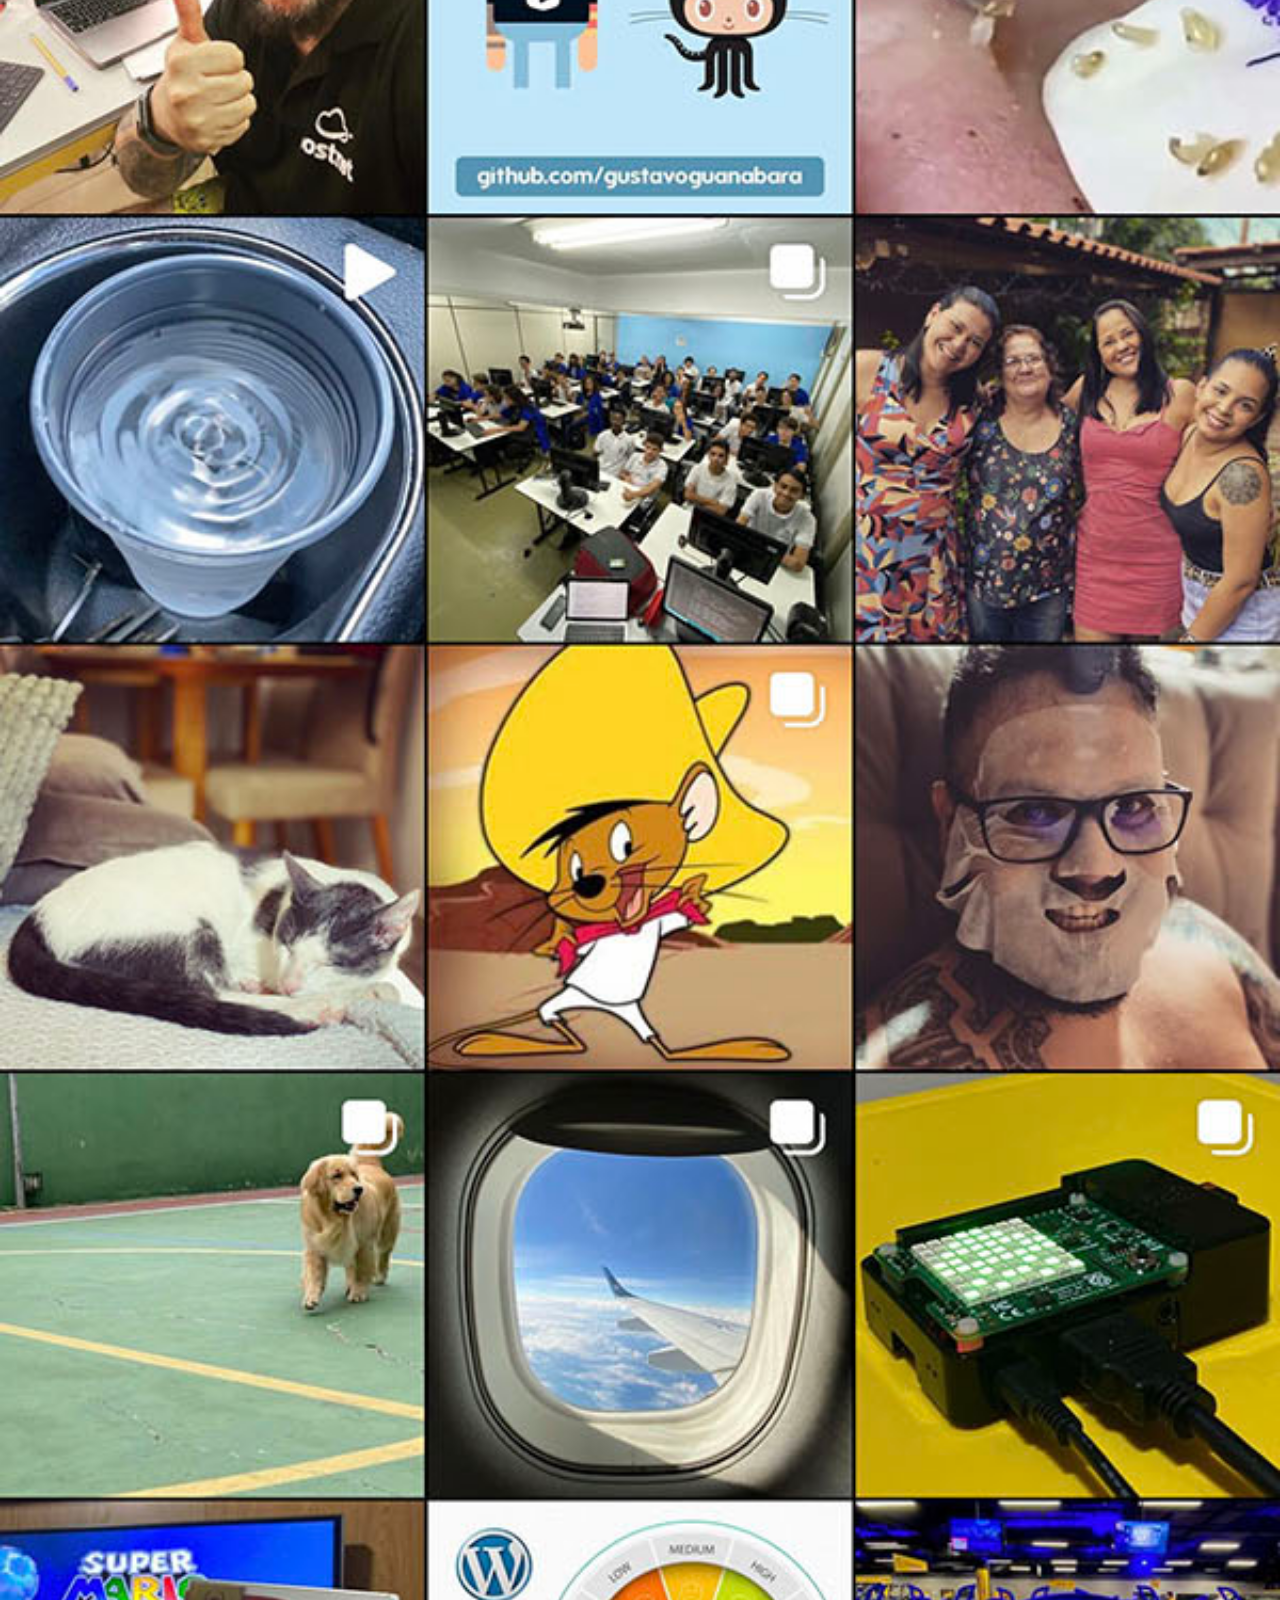
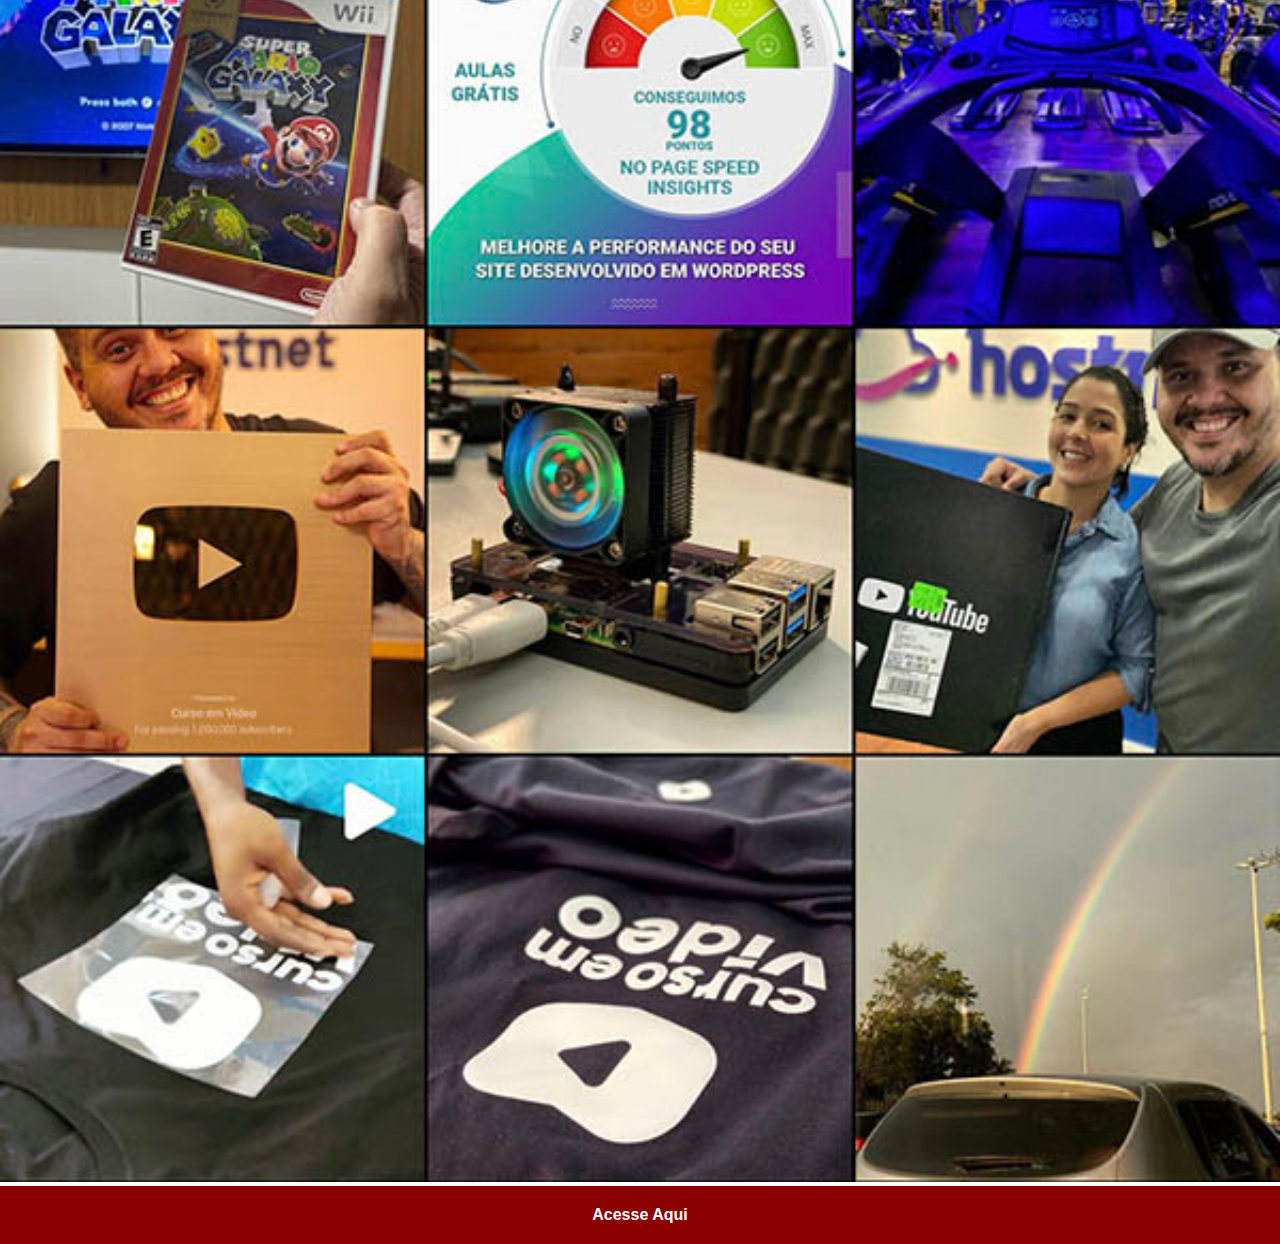
<file: instagram.html>
<!DOCTYPE html>
<html lang="pt-br">
<head>
    <meta charset="UTF-8">
    <meta name="viewport" content="width=device-width, initial-scale=1.0">
    <title>Youtube</title>
    <link rel="stylesheet" href="estilos/social.css">
</head>
<body>
    <img src="imagens/tela-instagram.jpg">
    <a href="https://www.instagram.com/sousaf.1190/" target="_blank">Acesse Aqui</a>
</body>
</html>
</file>
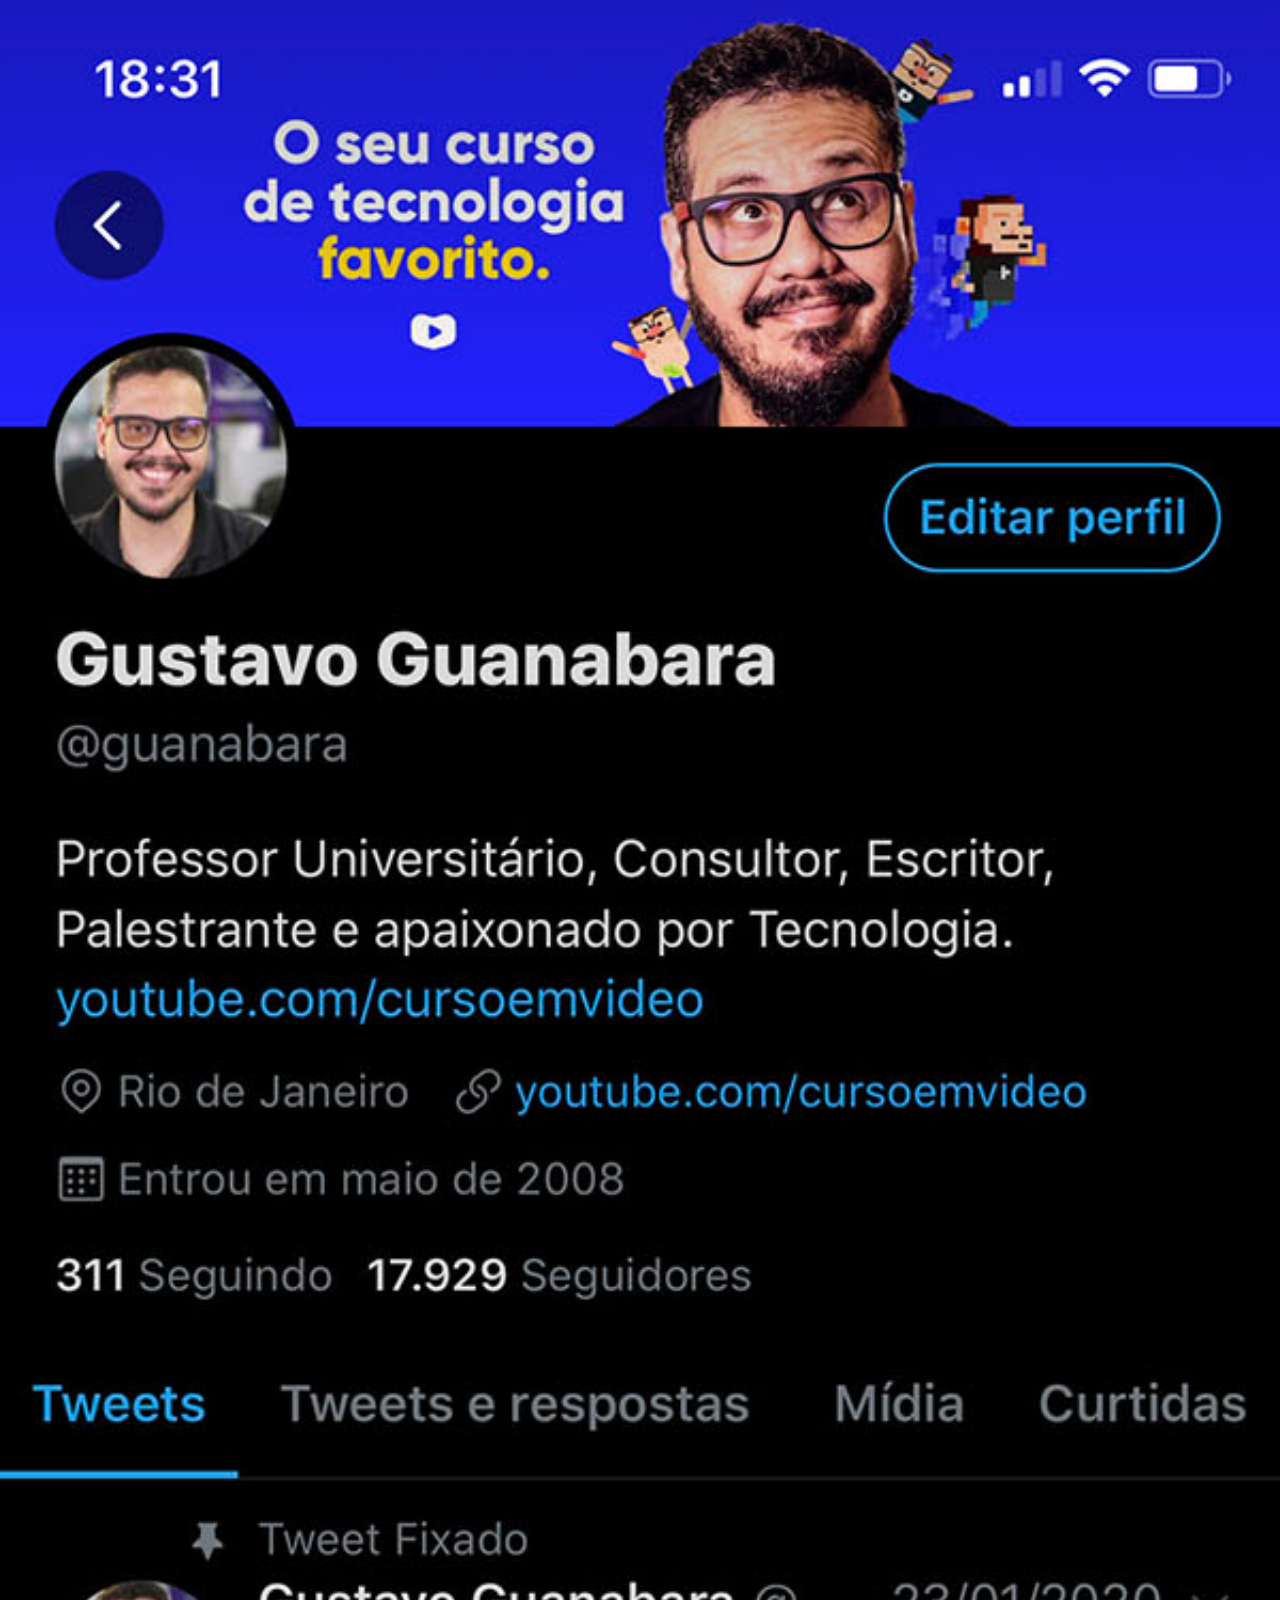
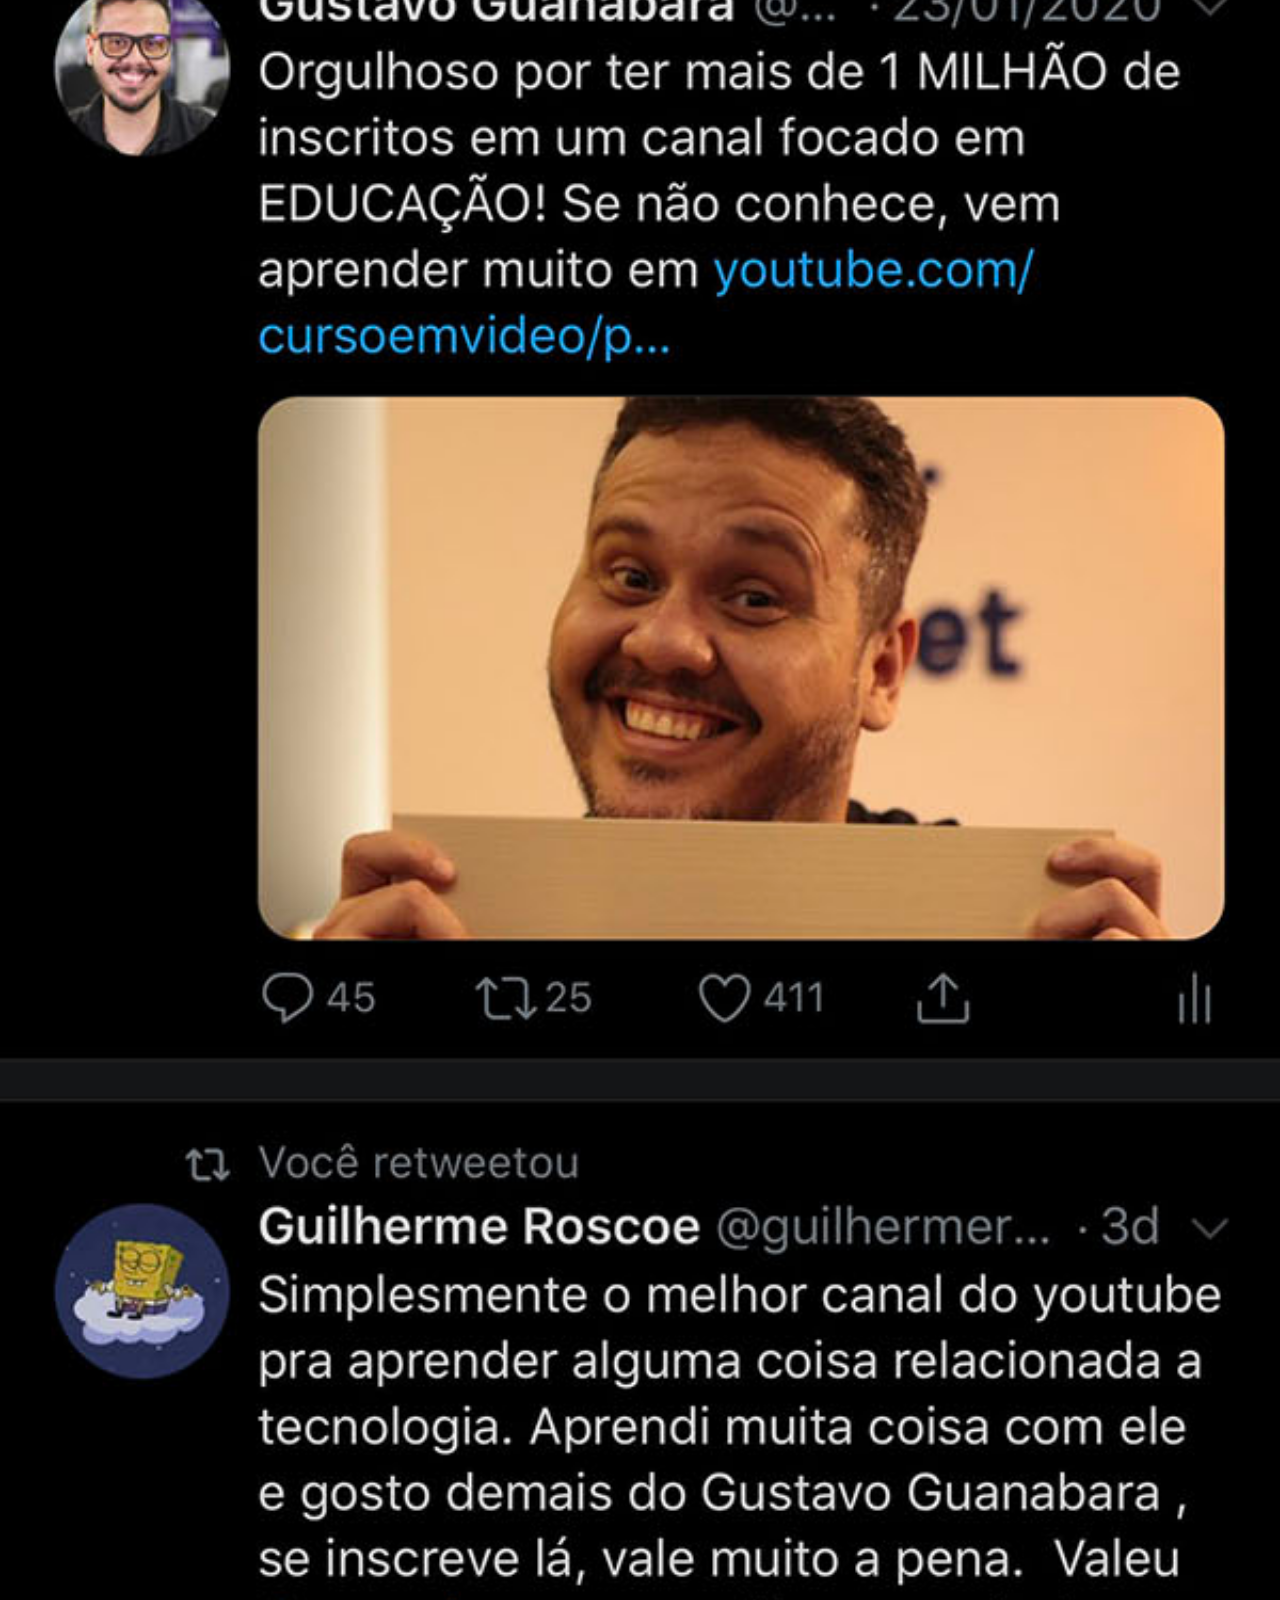
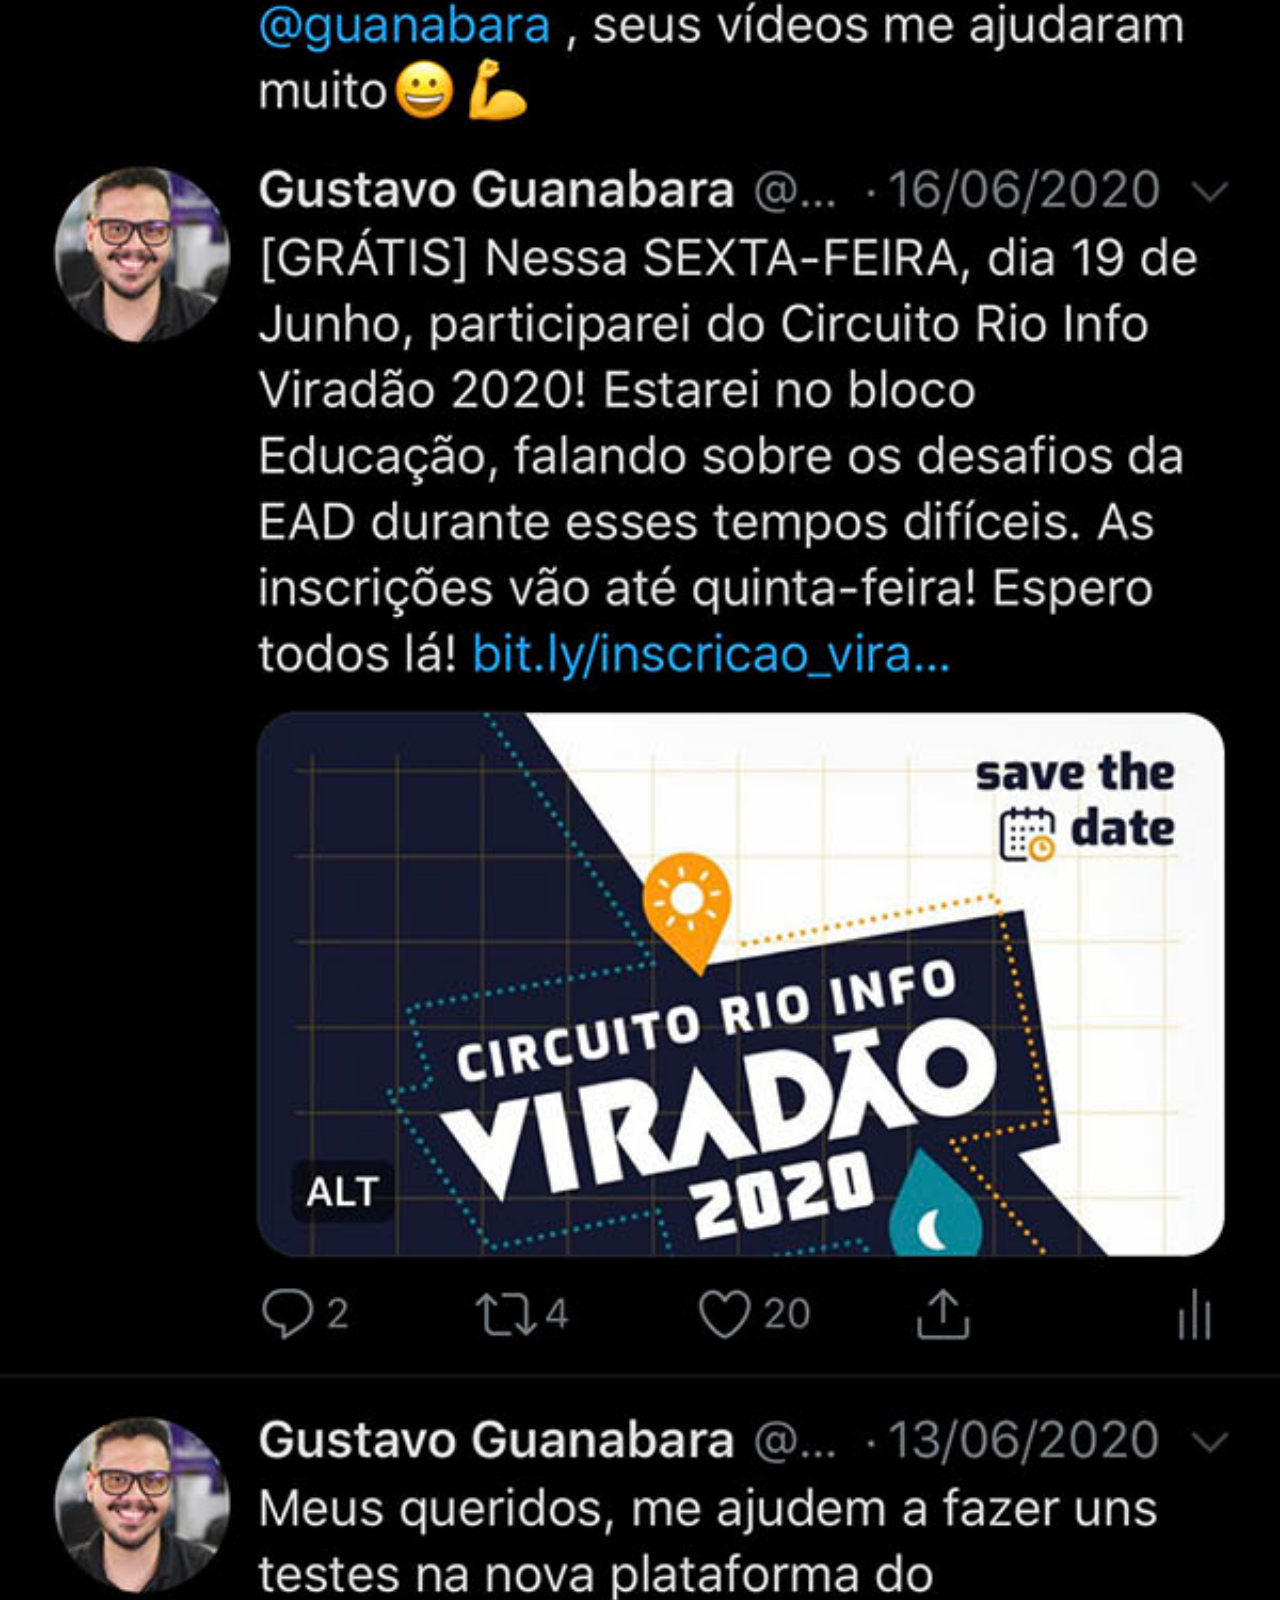
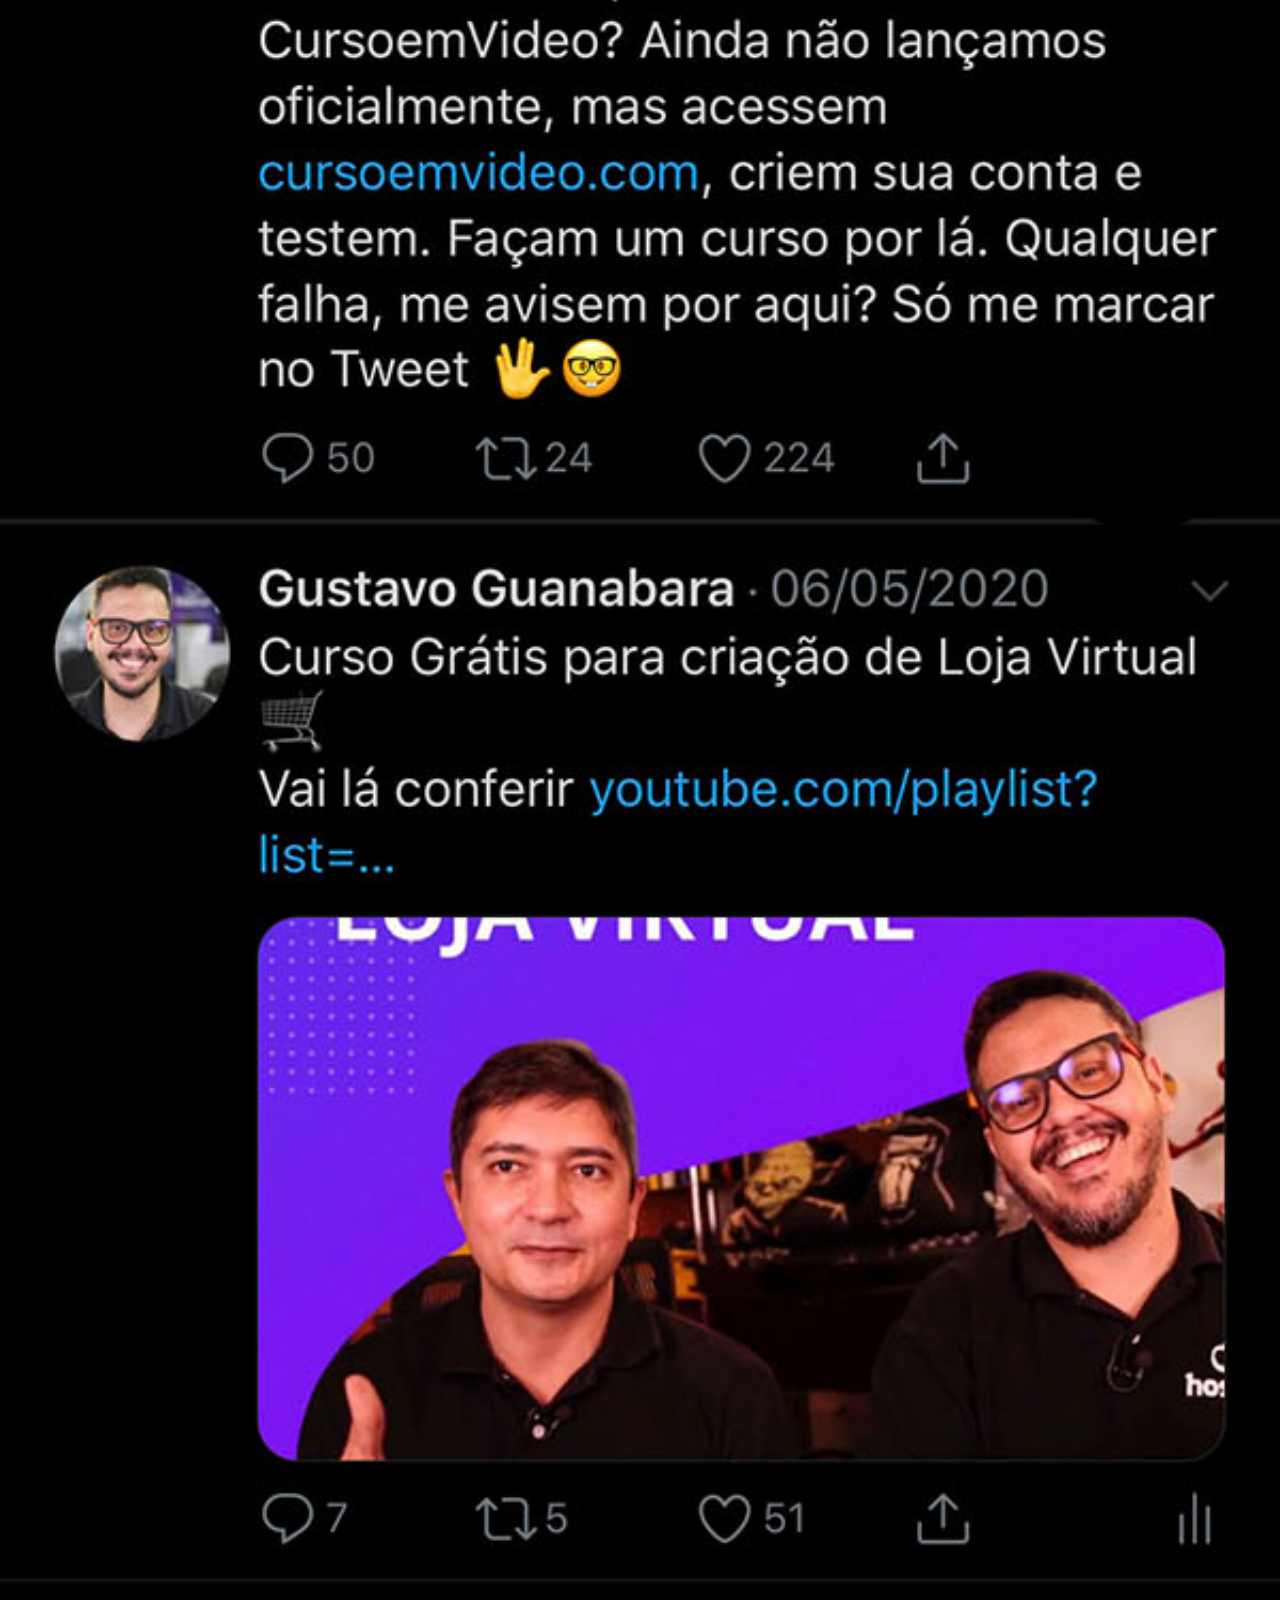
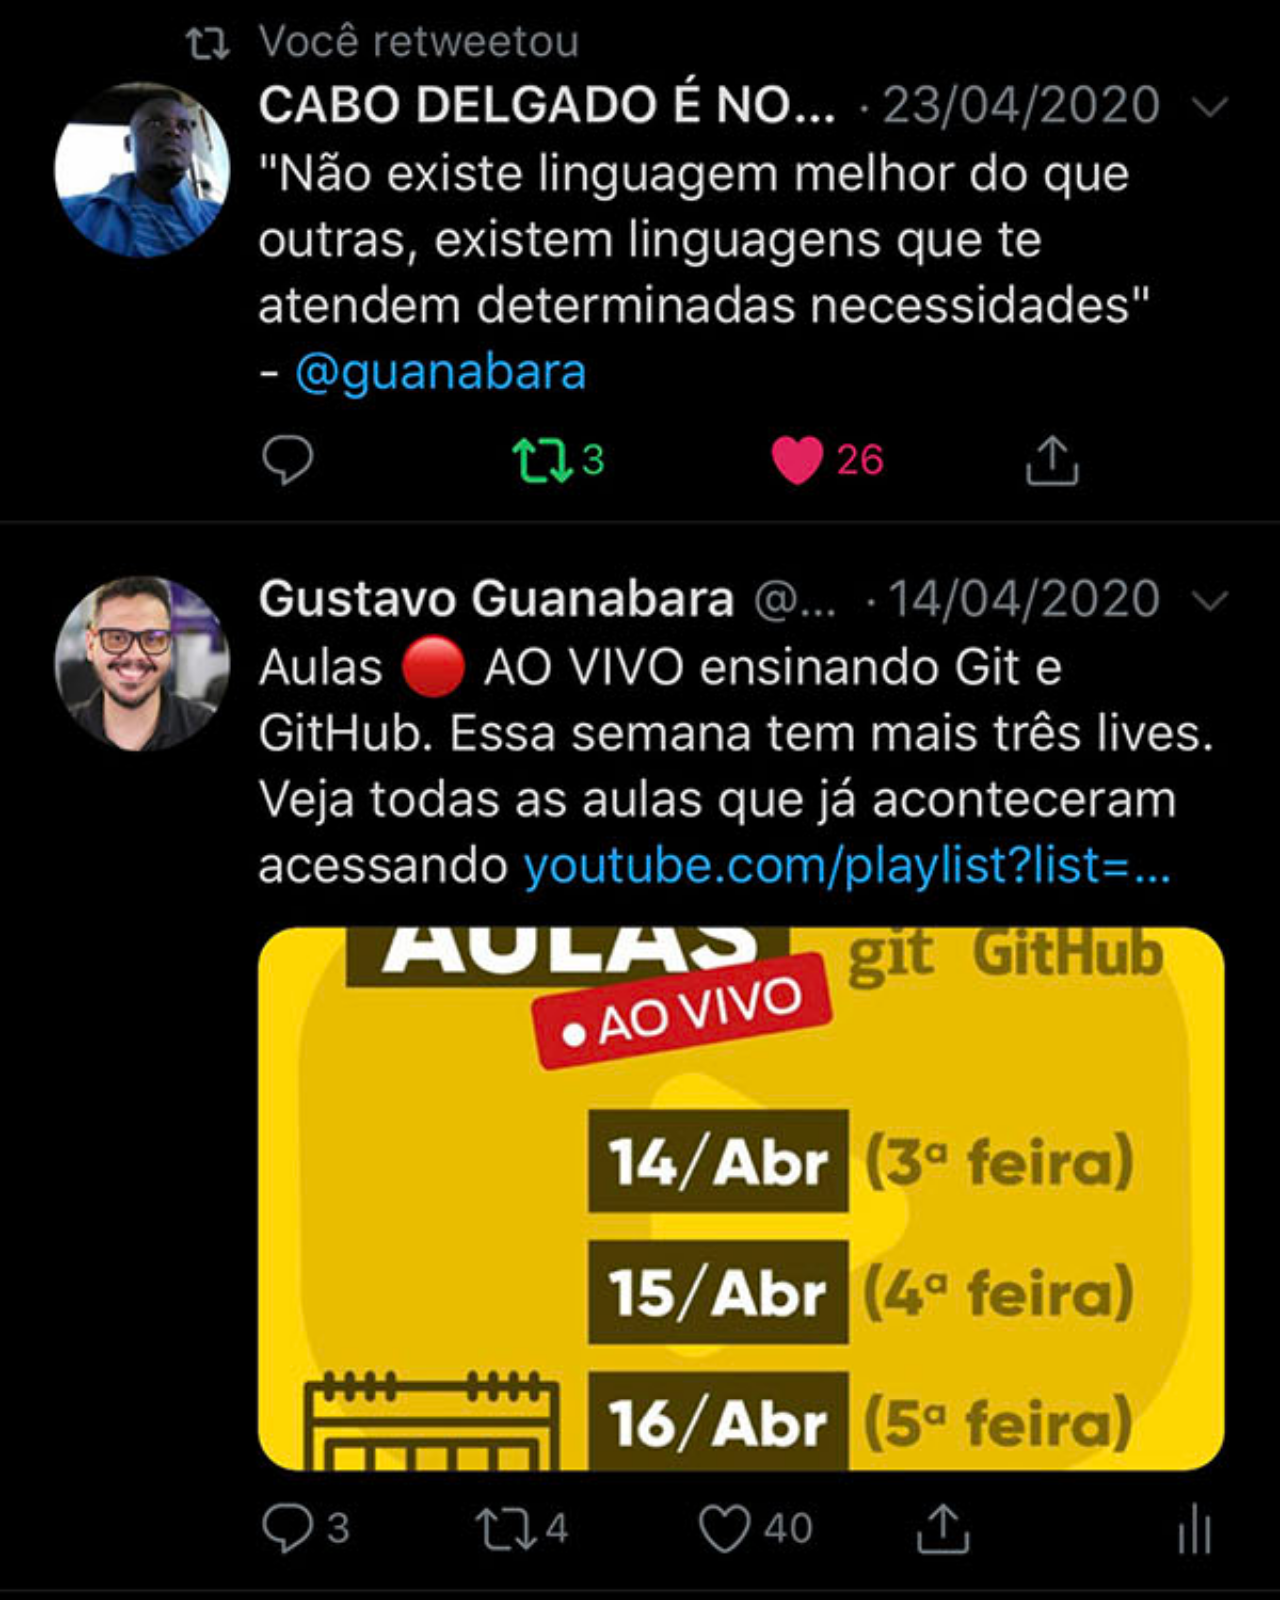
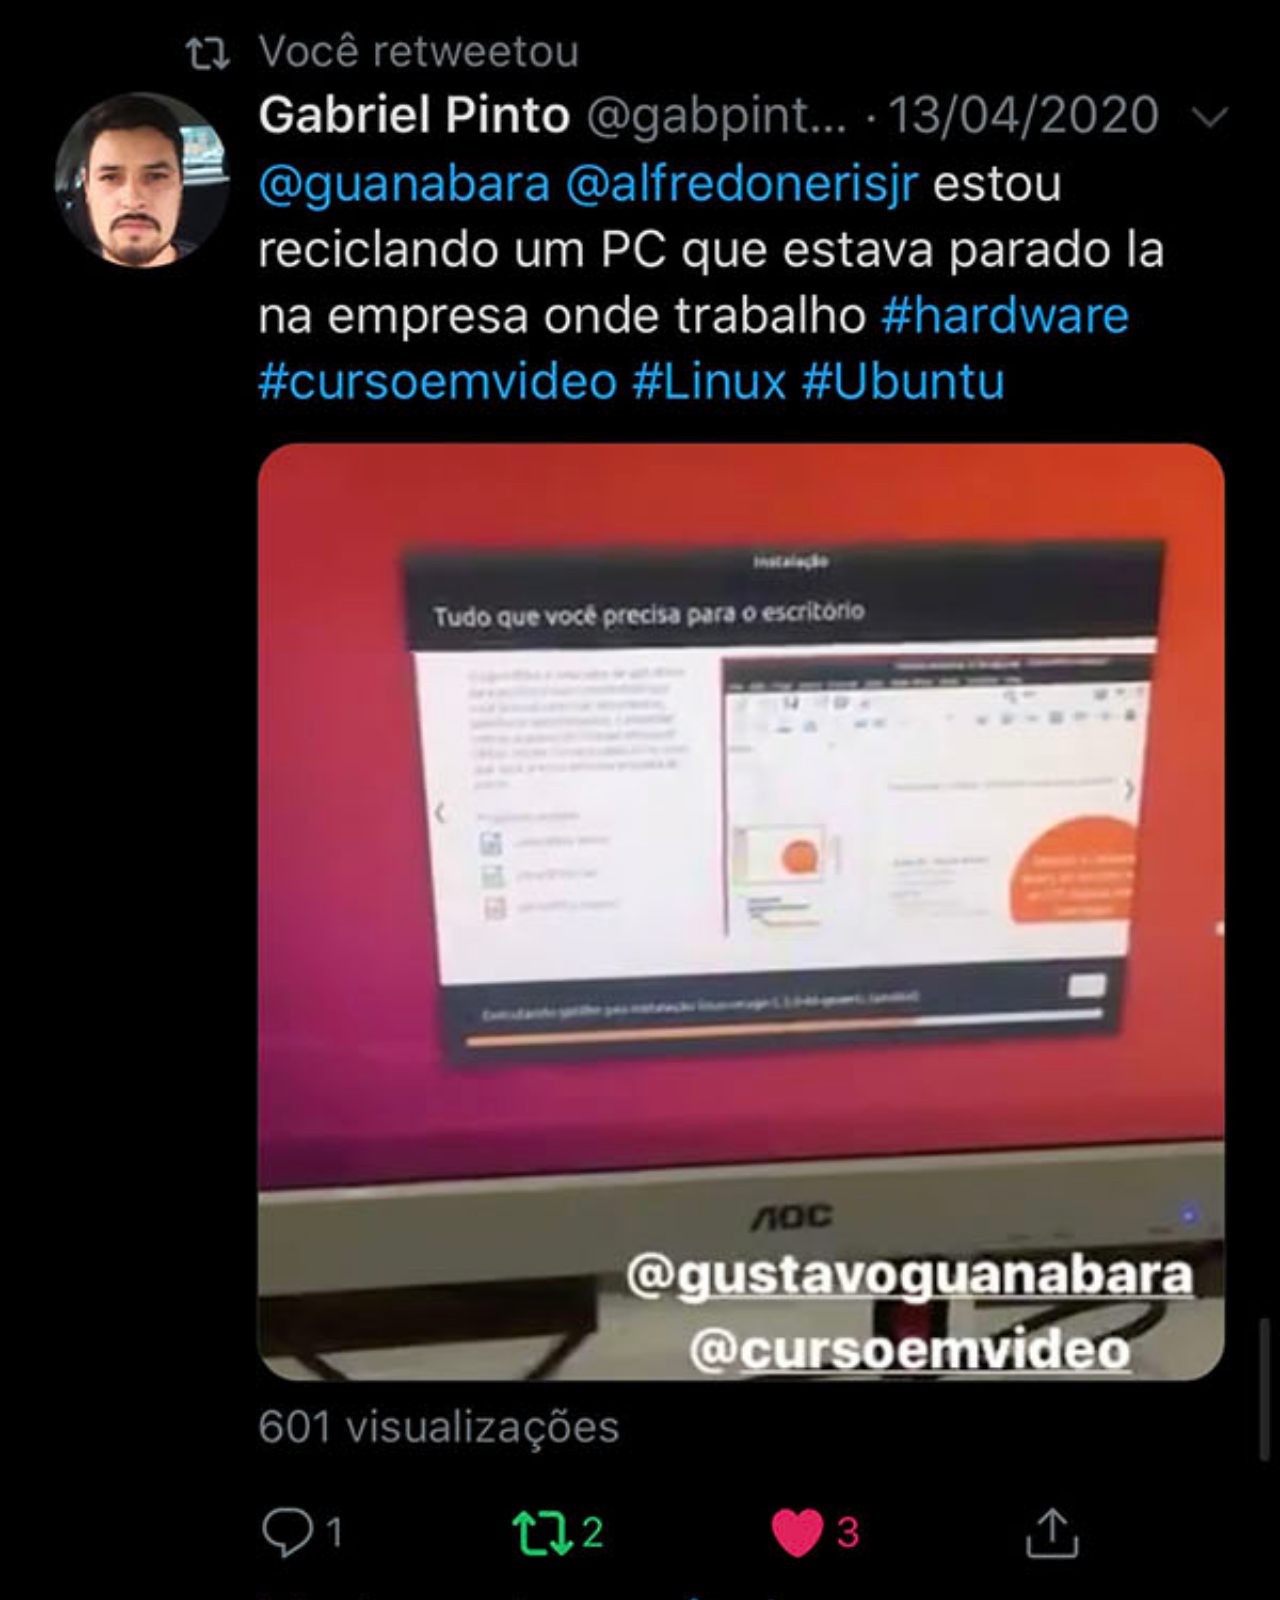
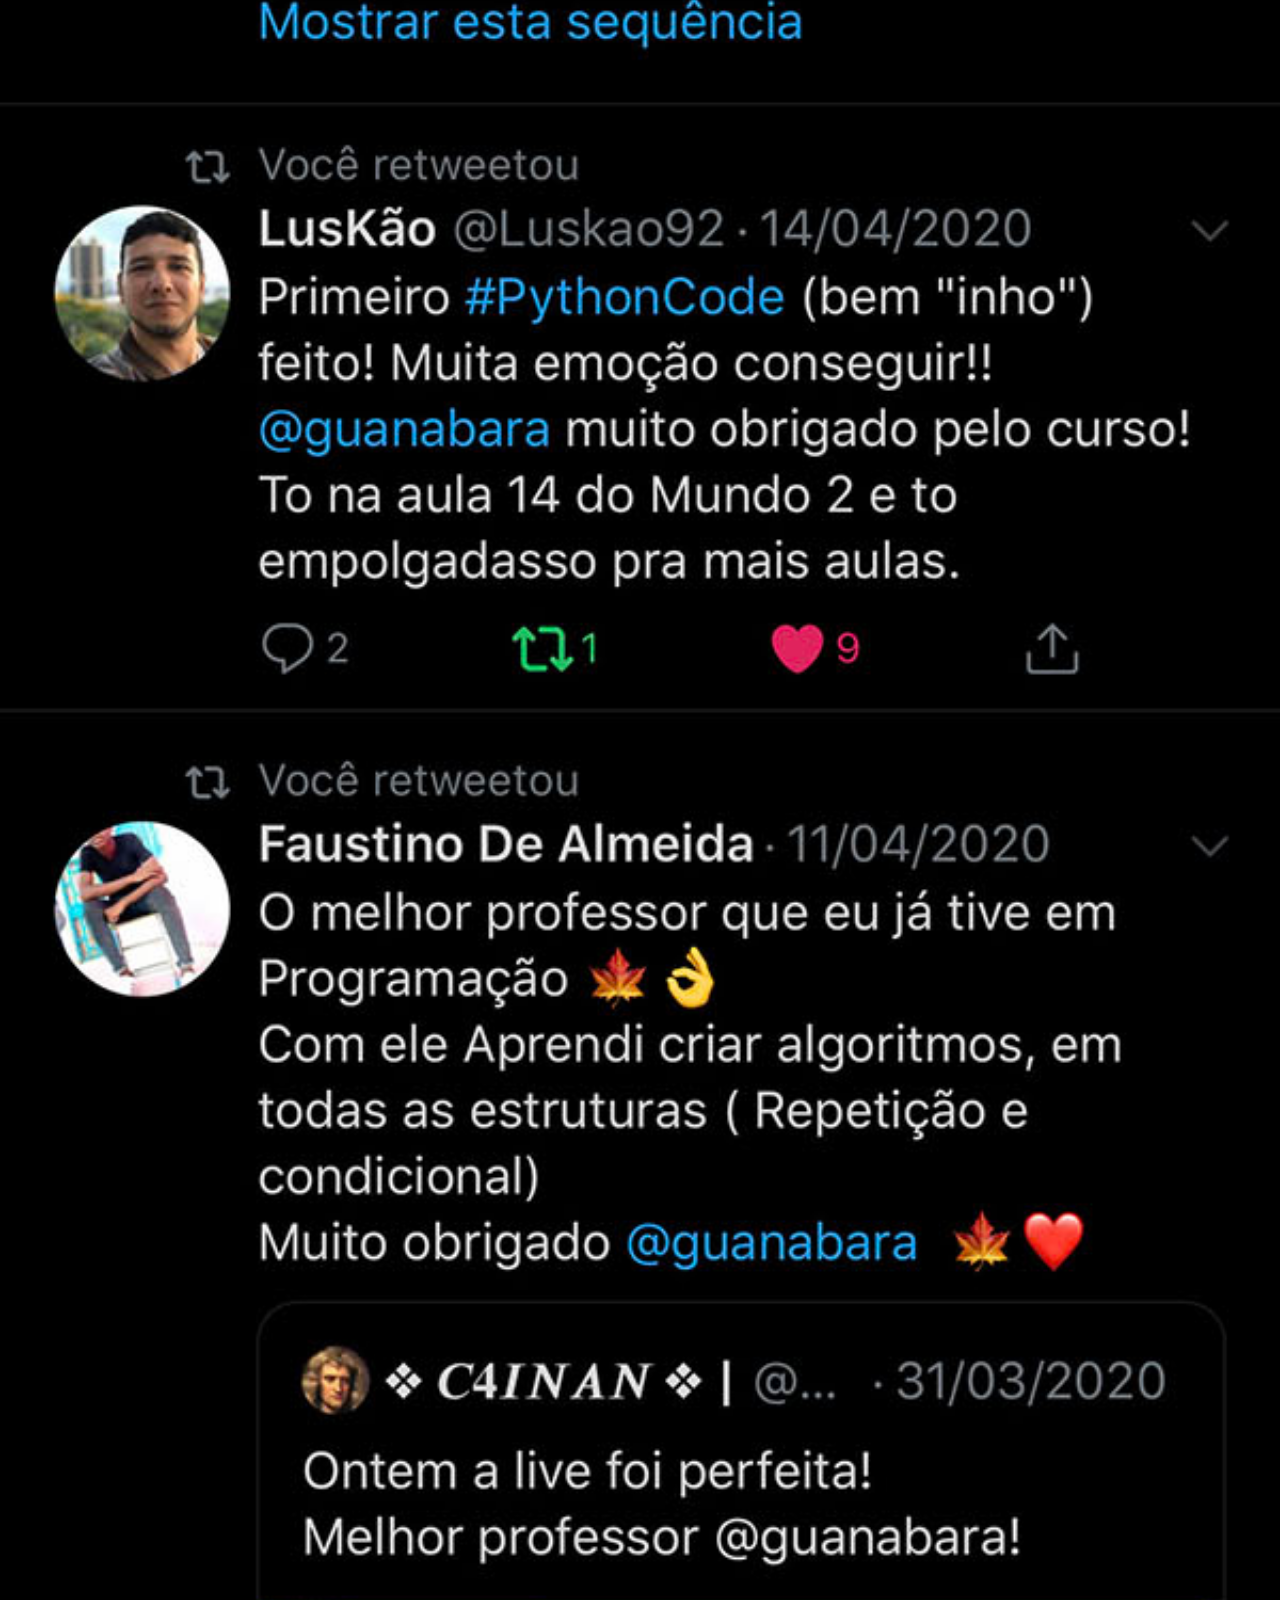
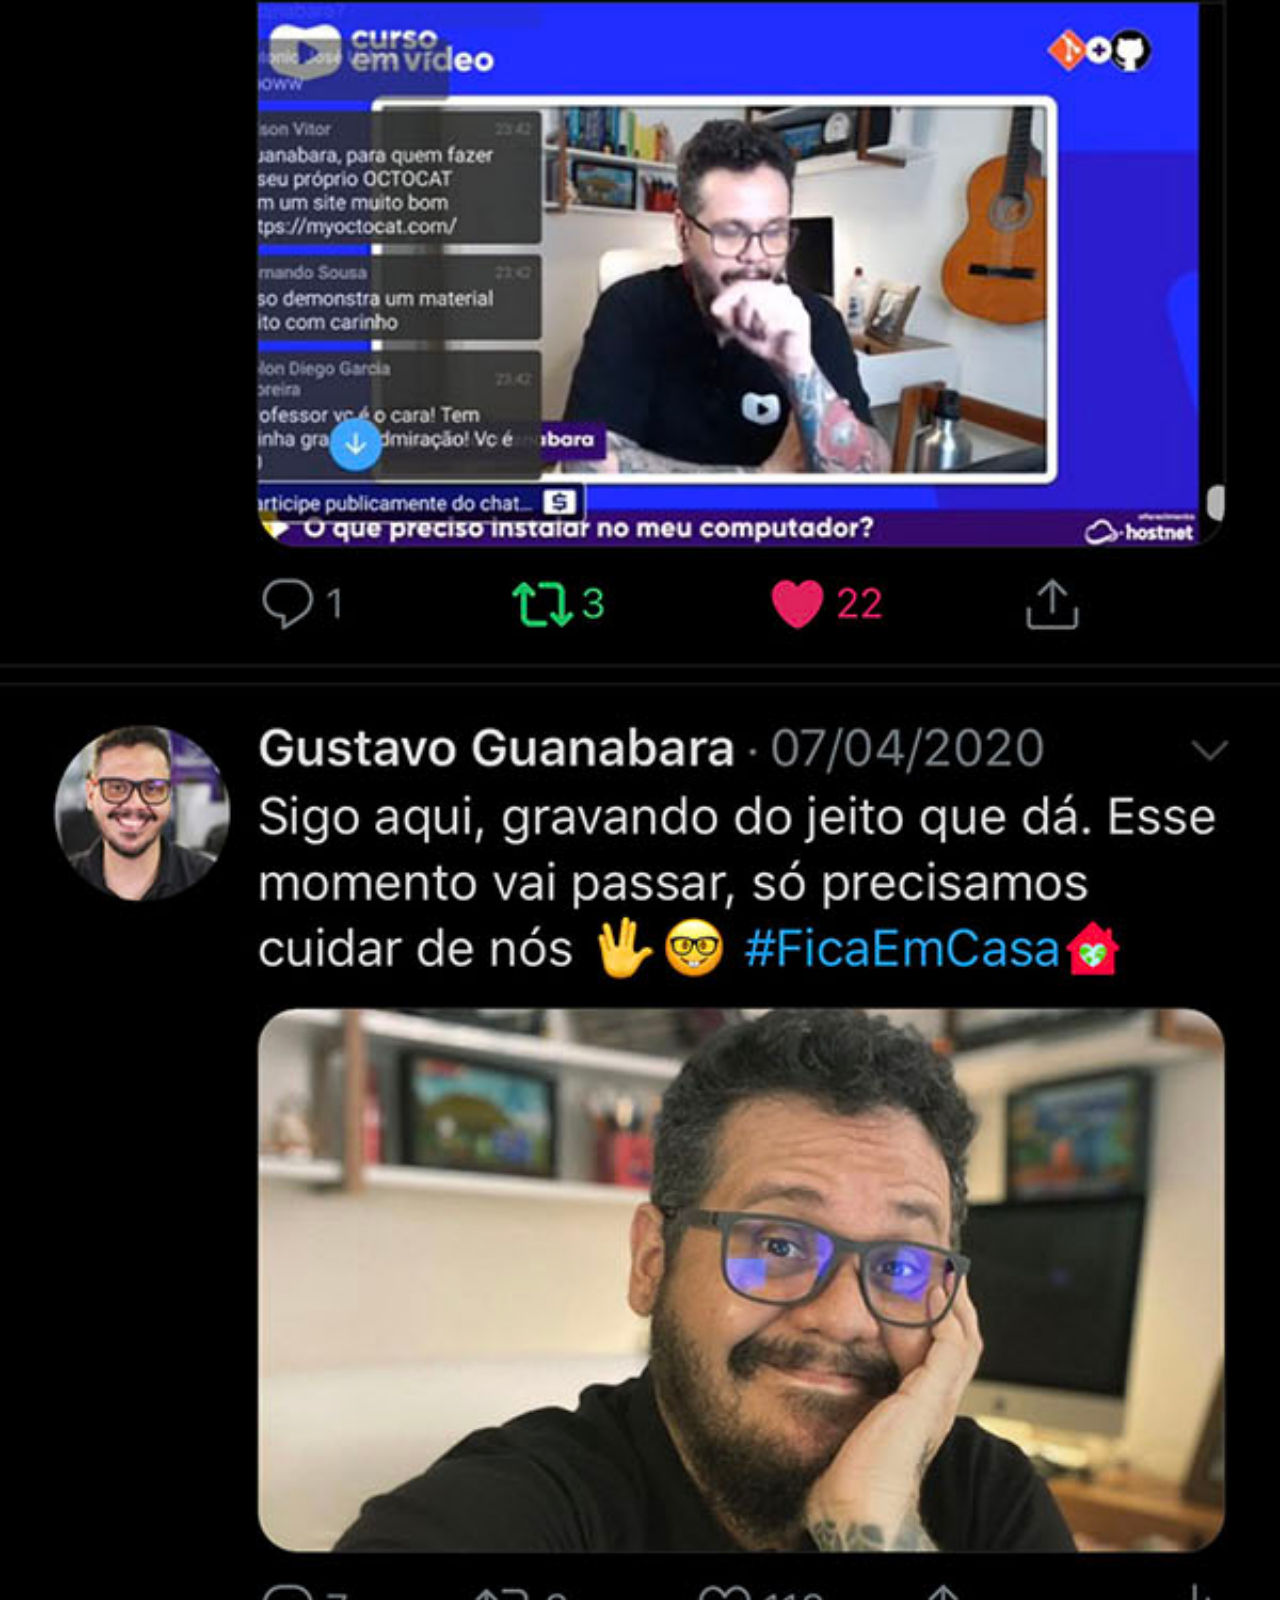
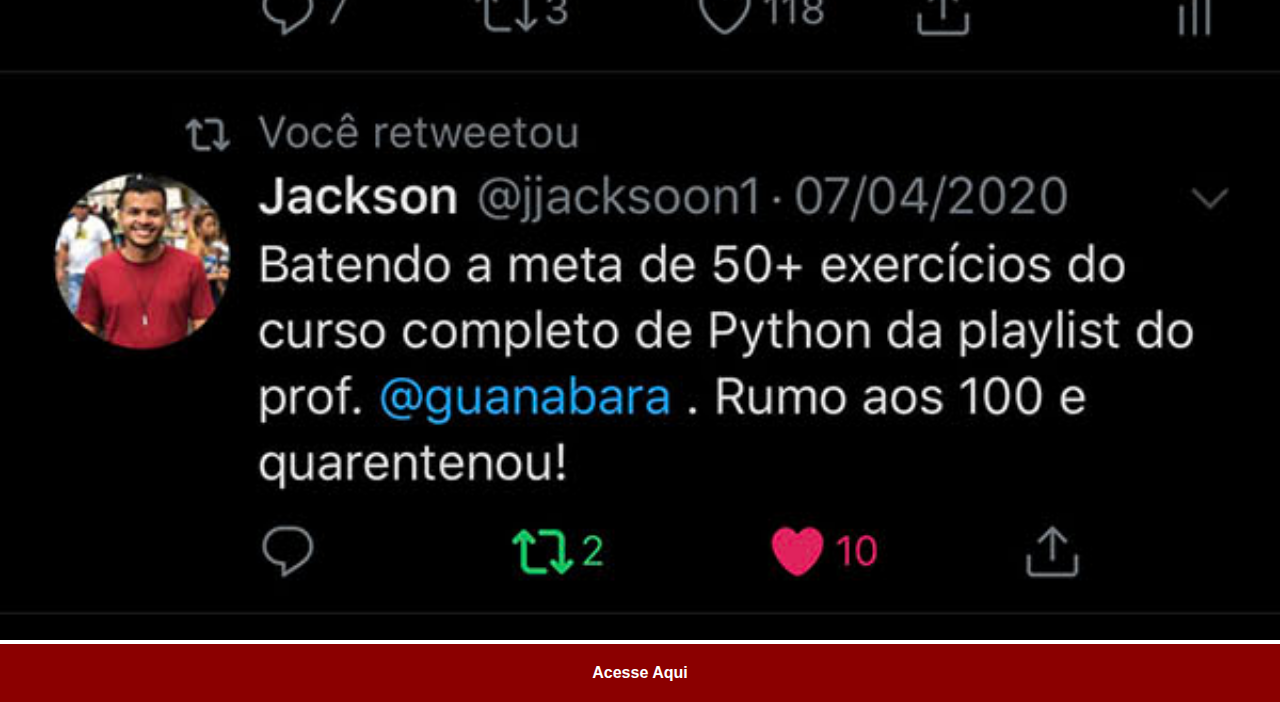
<file: twitter.html>
<!DOCTYPE html>
<html lang="pt-br">
<head>
    <meta charset="UTF-8">
    <meta name="viewport" content="width=device-width, initial-scale=1.0">
    <title>Youtube</title>
    <link rel="stylesheet" href="estilos/social.css">
</head>
<body>
    <img src="imagens/tela-twitter.jpg">
    <a href="https://twitter.com/sousaf1190" target="_blank">Acesse Aqui</a>
</body>
</html>
</file>
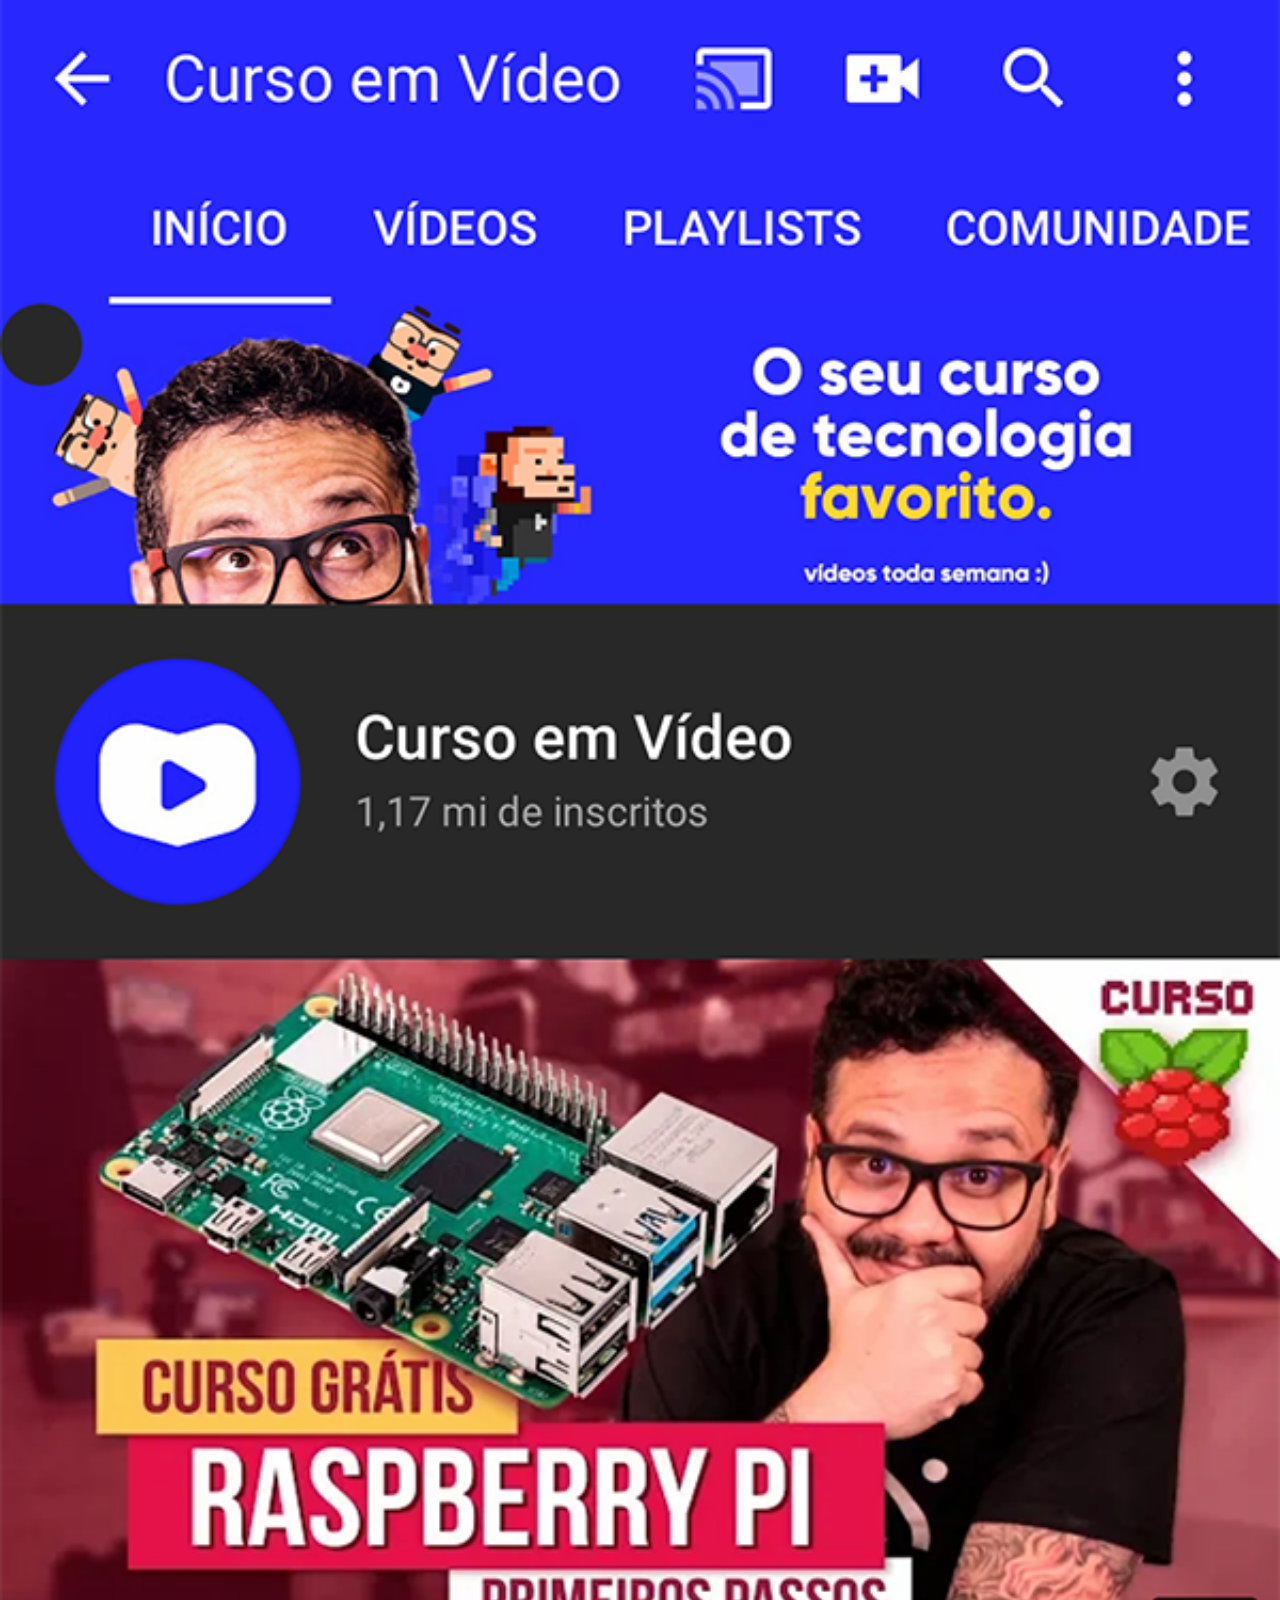
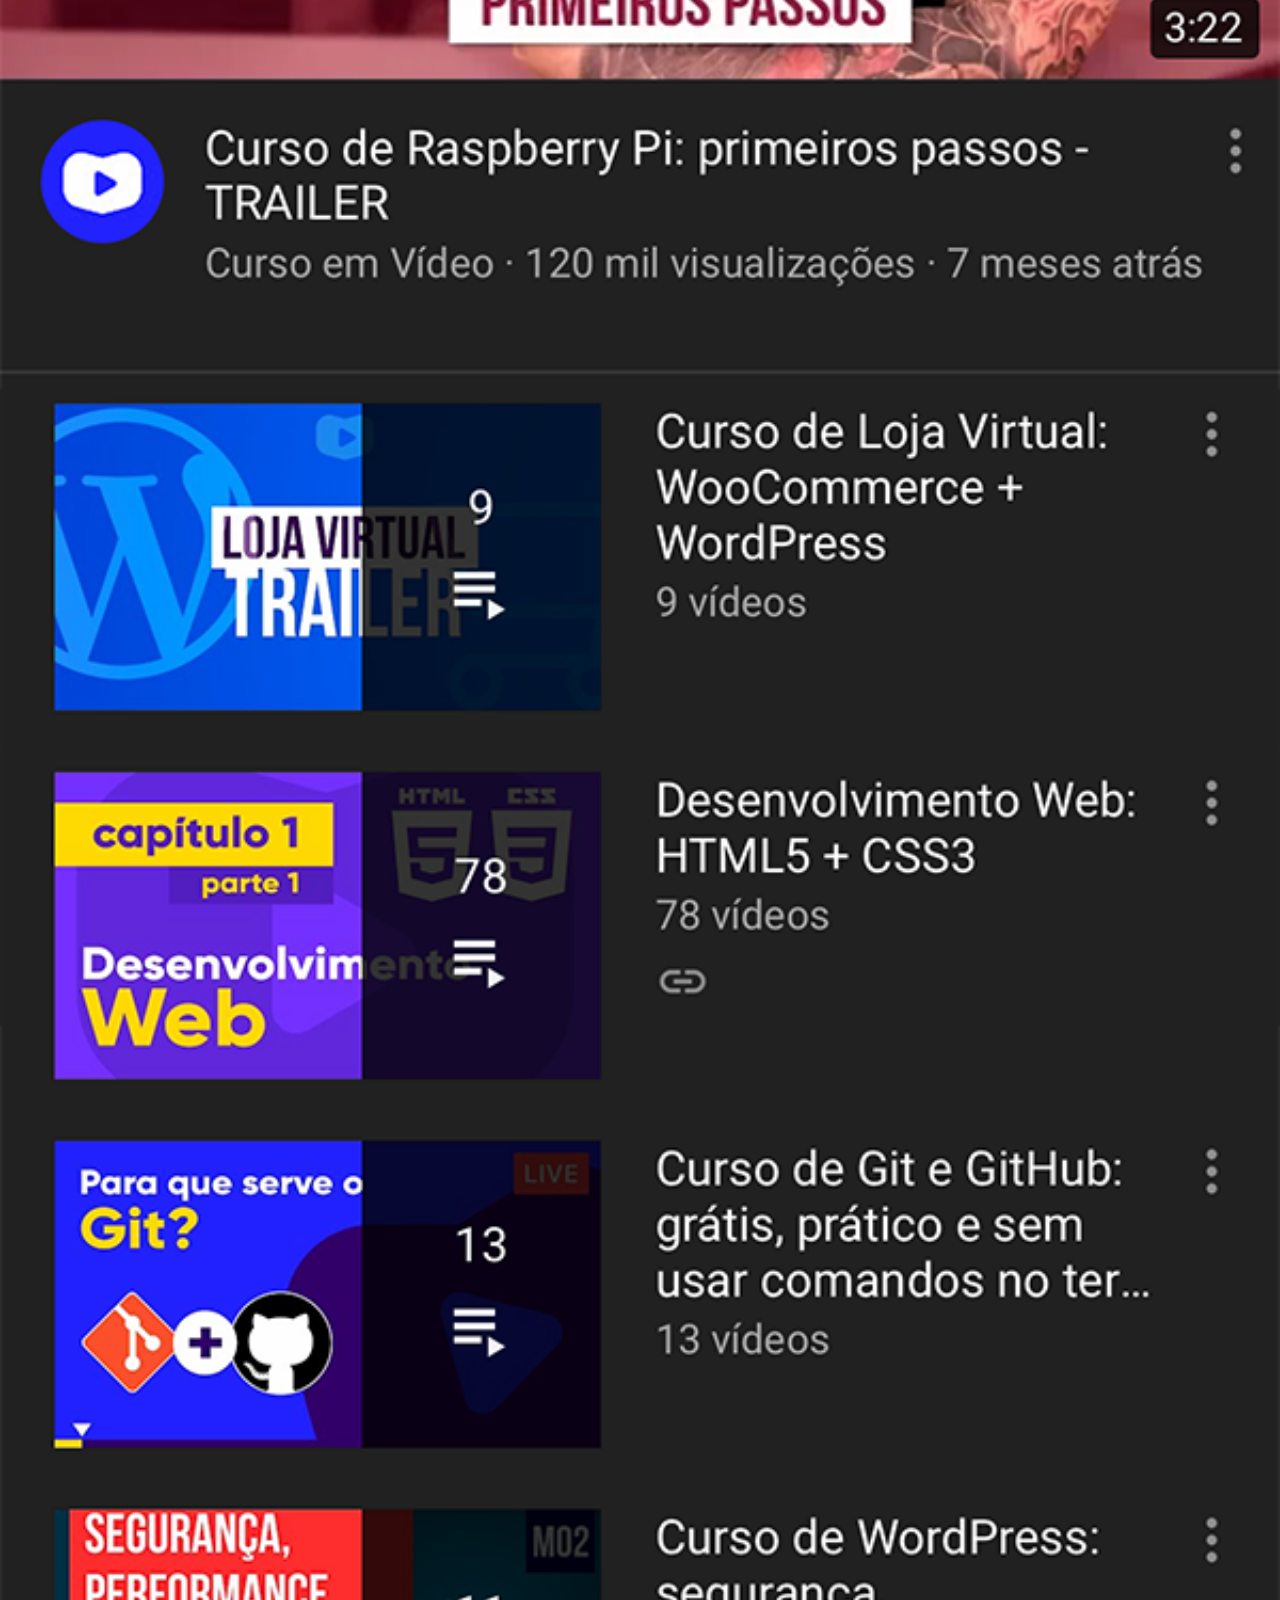
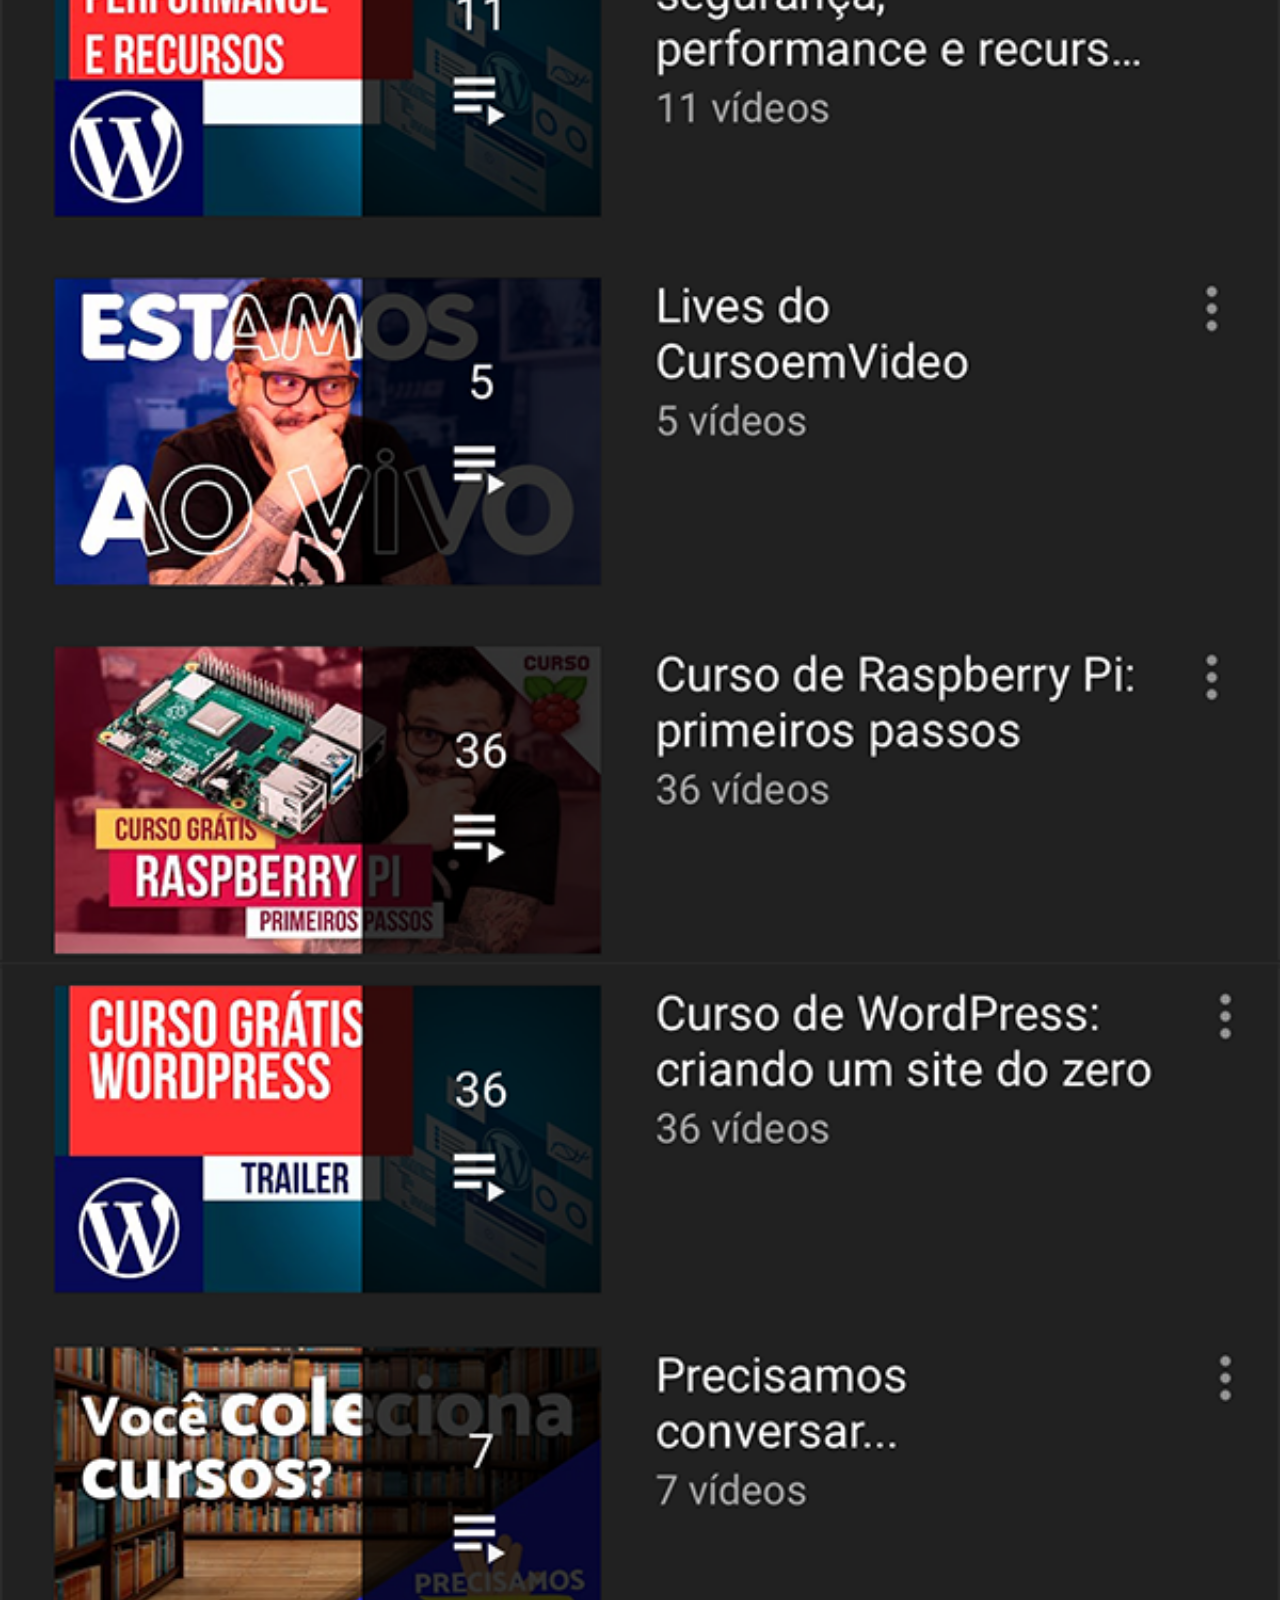
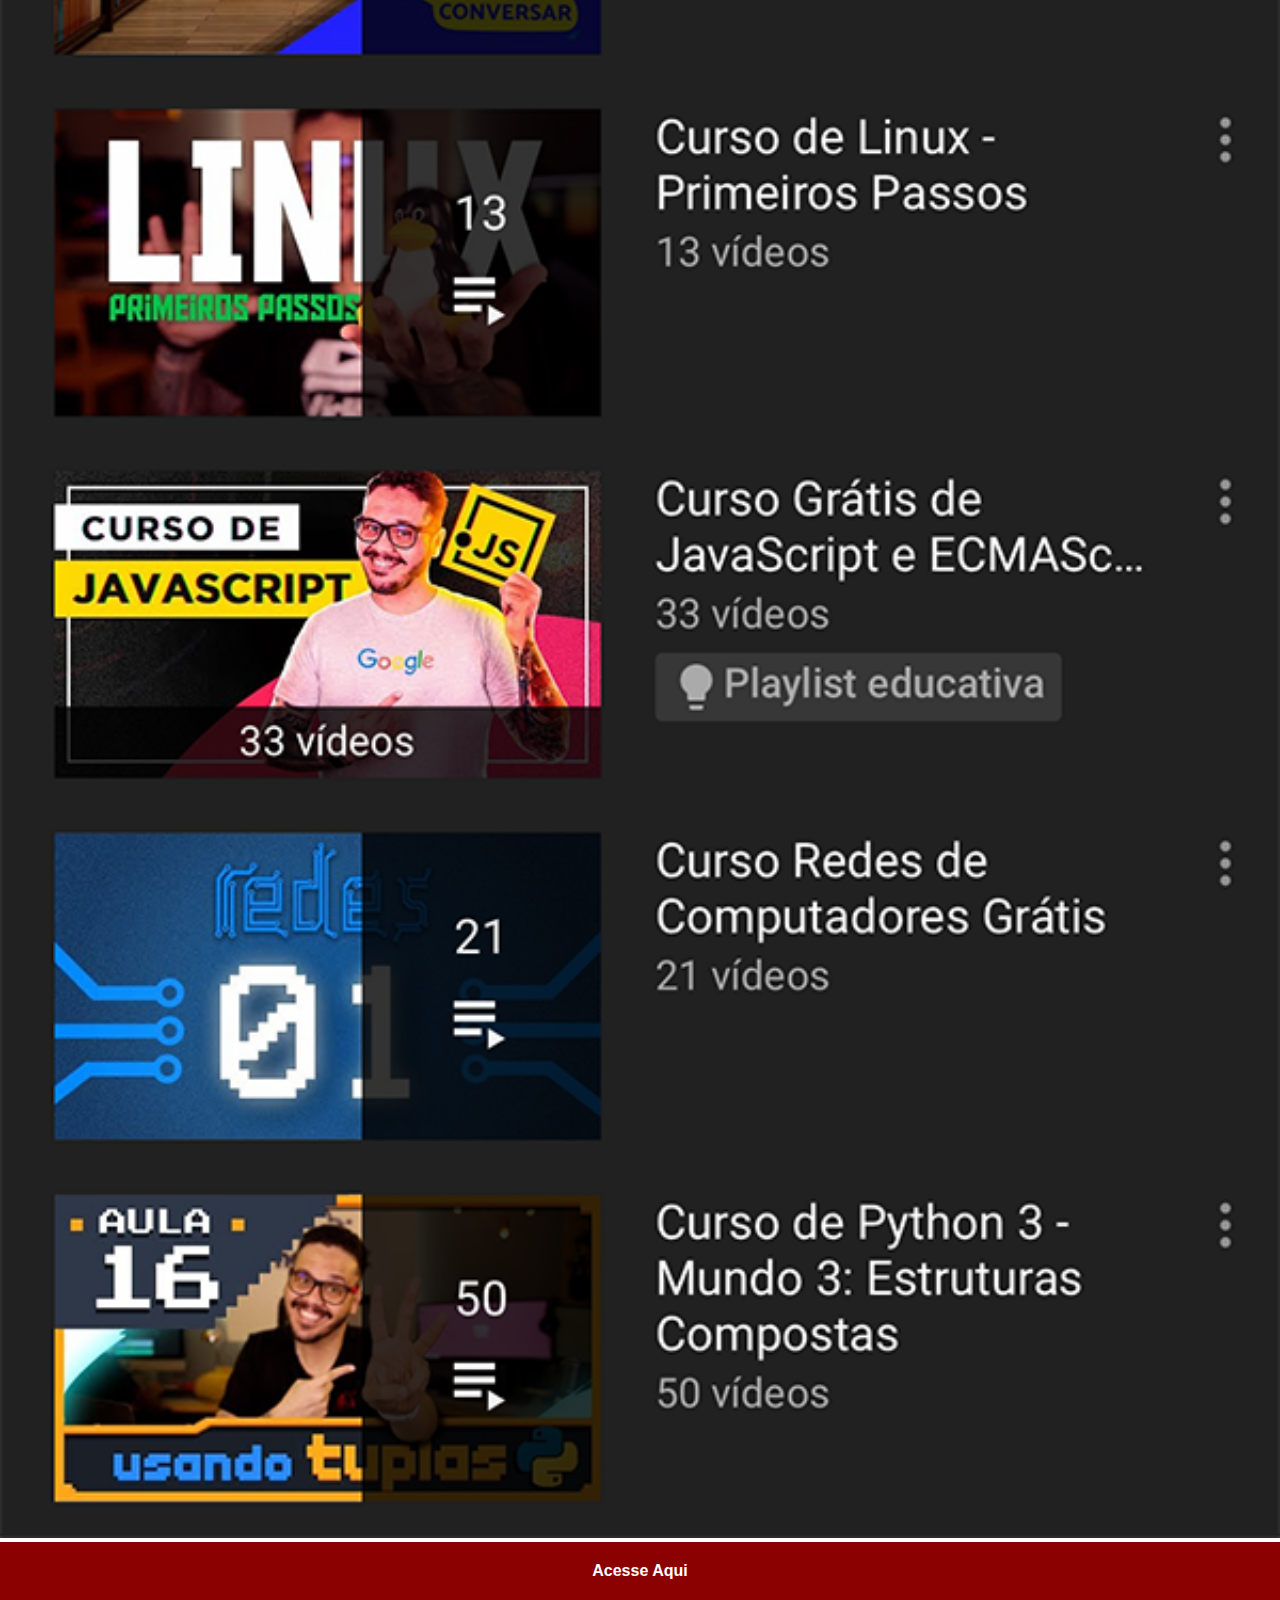
<file: youtube.html>
<!DOCTYPE html>
<html lang="pt-br">
<head>
    <meta charset="UTF-8">
    <meta name="viewport" content="width=device-width, initial-scale=1.0">
    <title>Youtube</title>
    <link rel="stylesheet" href="estilos/social.css">
</head>
<body>
    <img src="imagens/tela-youtube.png" alt="youtube">
    <a href="https://www.youtube.com" target="_blank">Acesse Aqui</a>
</body>
</html>
</file>
<file: estilos/style.css>
@charset "UTF-8";

:root {
    --font-primary: ;
    --font-second: ;
    --font-main: Arial, Helvetica, sans-serif;
    --co01: #000000;
    --bg01: url("../imagens/frame-iphone.png") no-repeat;
    --bg02: url("../imagens/fundo-madeira.jpg") no-repeat top center;
}

* {
    margin: 0px;
    padding: 0px;
    font-family: var(--font-main);
}

html, body {
    height: 100vh;
    width: 100vw;
    background-color: var(--co01);
}

body {
    background: var(--bg02);
    background-size: cover;
    background-attachment: fixed;
}

main {

    position: relative;
    height: 100vh;
}

section#telefone {
    position: absolute;
    top: 50%;
    left: 50%;
    transform: translate(-50%, -50%);

    height: 625px;
    width: 310px;
    background: var(--bg01);

}

section#redes-sociais {
    text-align: right;
}

section#redes-sociais img {
    width: 50px;
    margin: 10px;
    border-radius: 50%;
    box-shadow: 2px 2px 5px rgba(0, 0, 0, 0.294);
    box-sizing: border-box;
}

section#redes-sociais img:hover {
    border: 2px solid #ffffff79;
    transform: translate(-3px, -3px);
    box-shadow: 5px 5px 10px rgb(0,0,0,0.500);
    transition: transform .3s, border .8s;
}

iframe#tela {
    position: relative;
    top: 80px;
    left: 22px;
    height: 471px;
    width: 267px;
}
</file>
<file: estilos/social.css>
@charset "UTF-8";

* {
    margin: 0px;
    padding: 0px;
    font-family: Arial, Helvetica, sans-serif;
}

::-webkit-scrollbar {
    width: 0px;
    height: 0px;
}

img {
    width: 100vw
}

a {
    display: block;
    background-color: #8b0000;
    padding: 20px;
    text-align: center;
    font-weight: bold;
    text-decoration: none;
    color: #ffffff;
}

a:hover {
    background-color: #ff0000;
}
</file>
